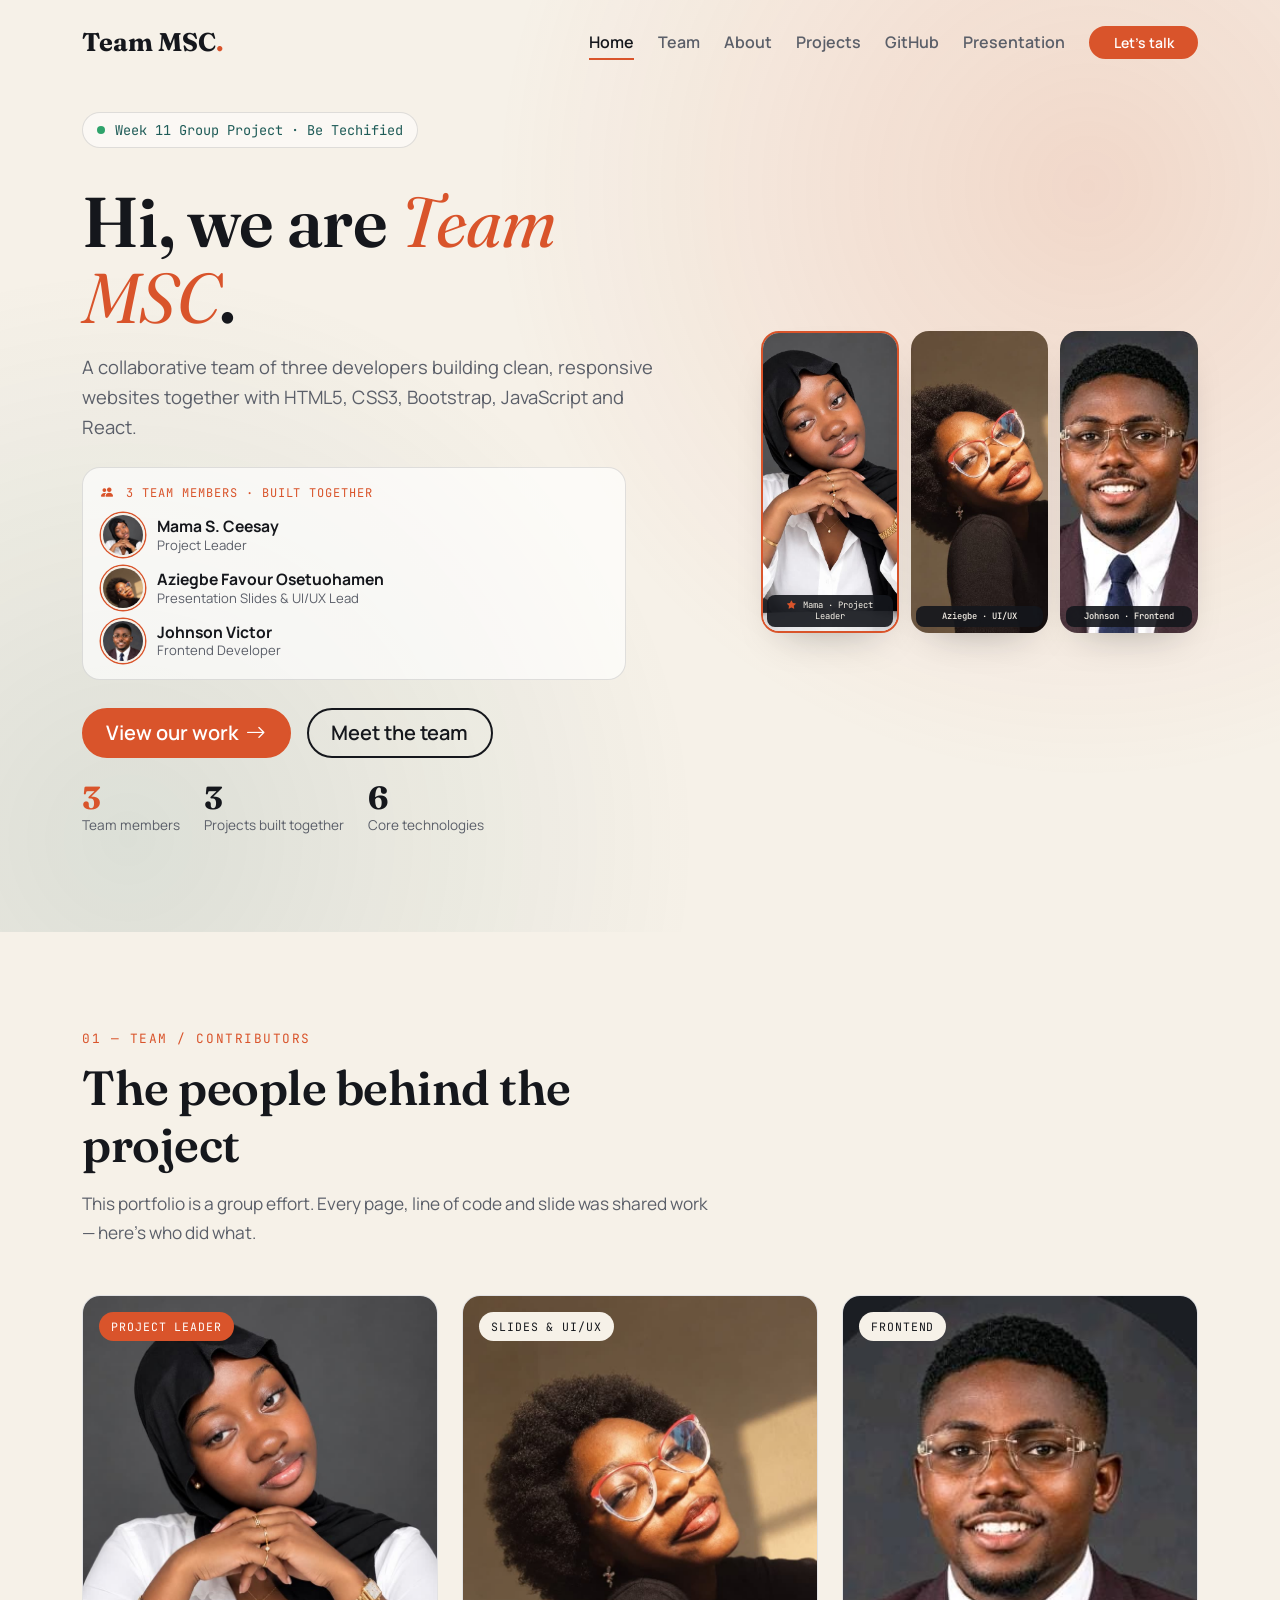
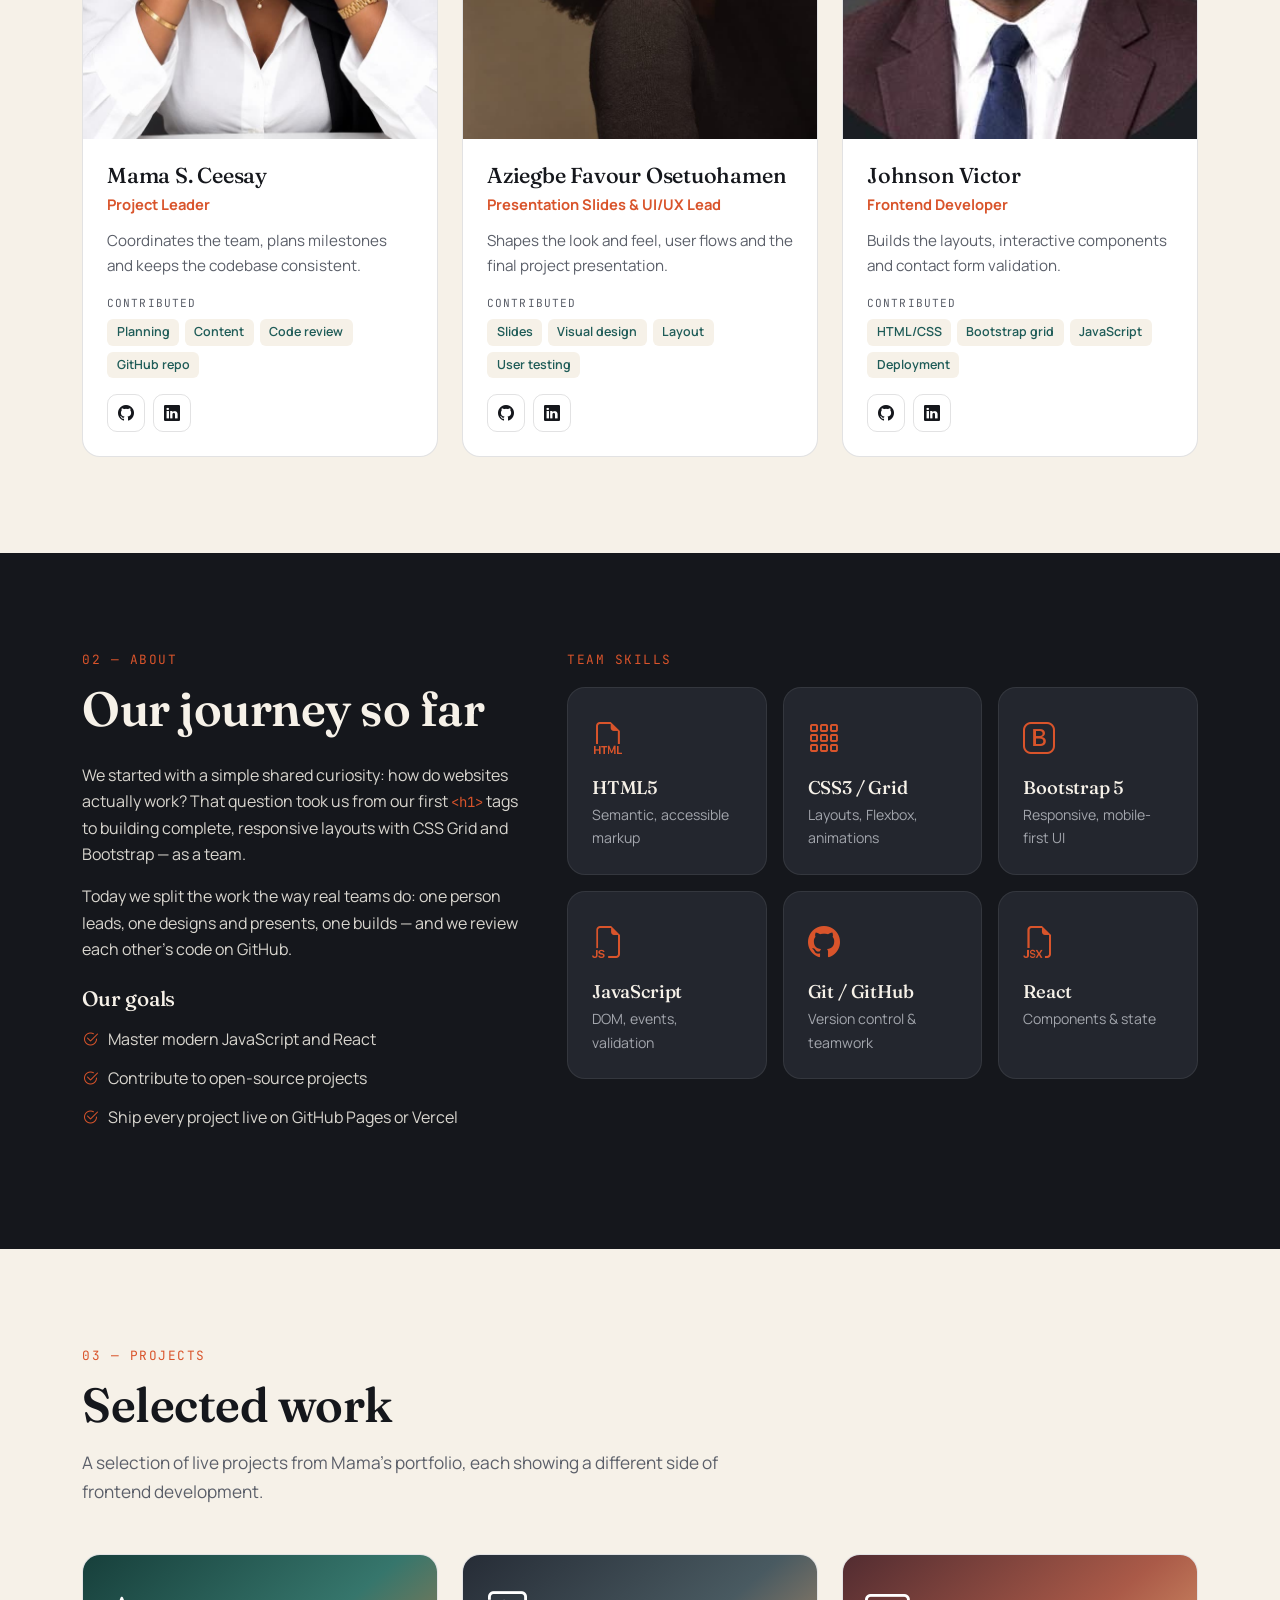
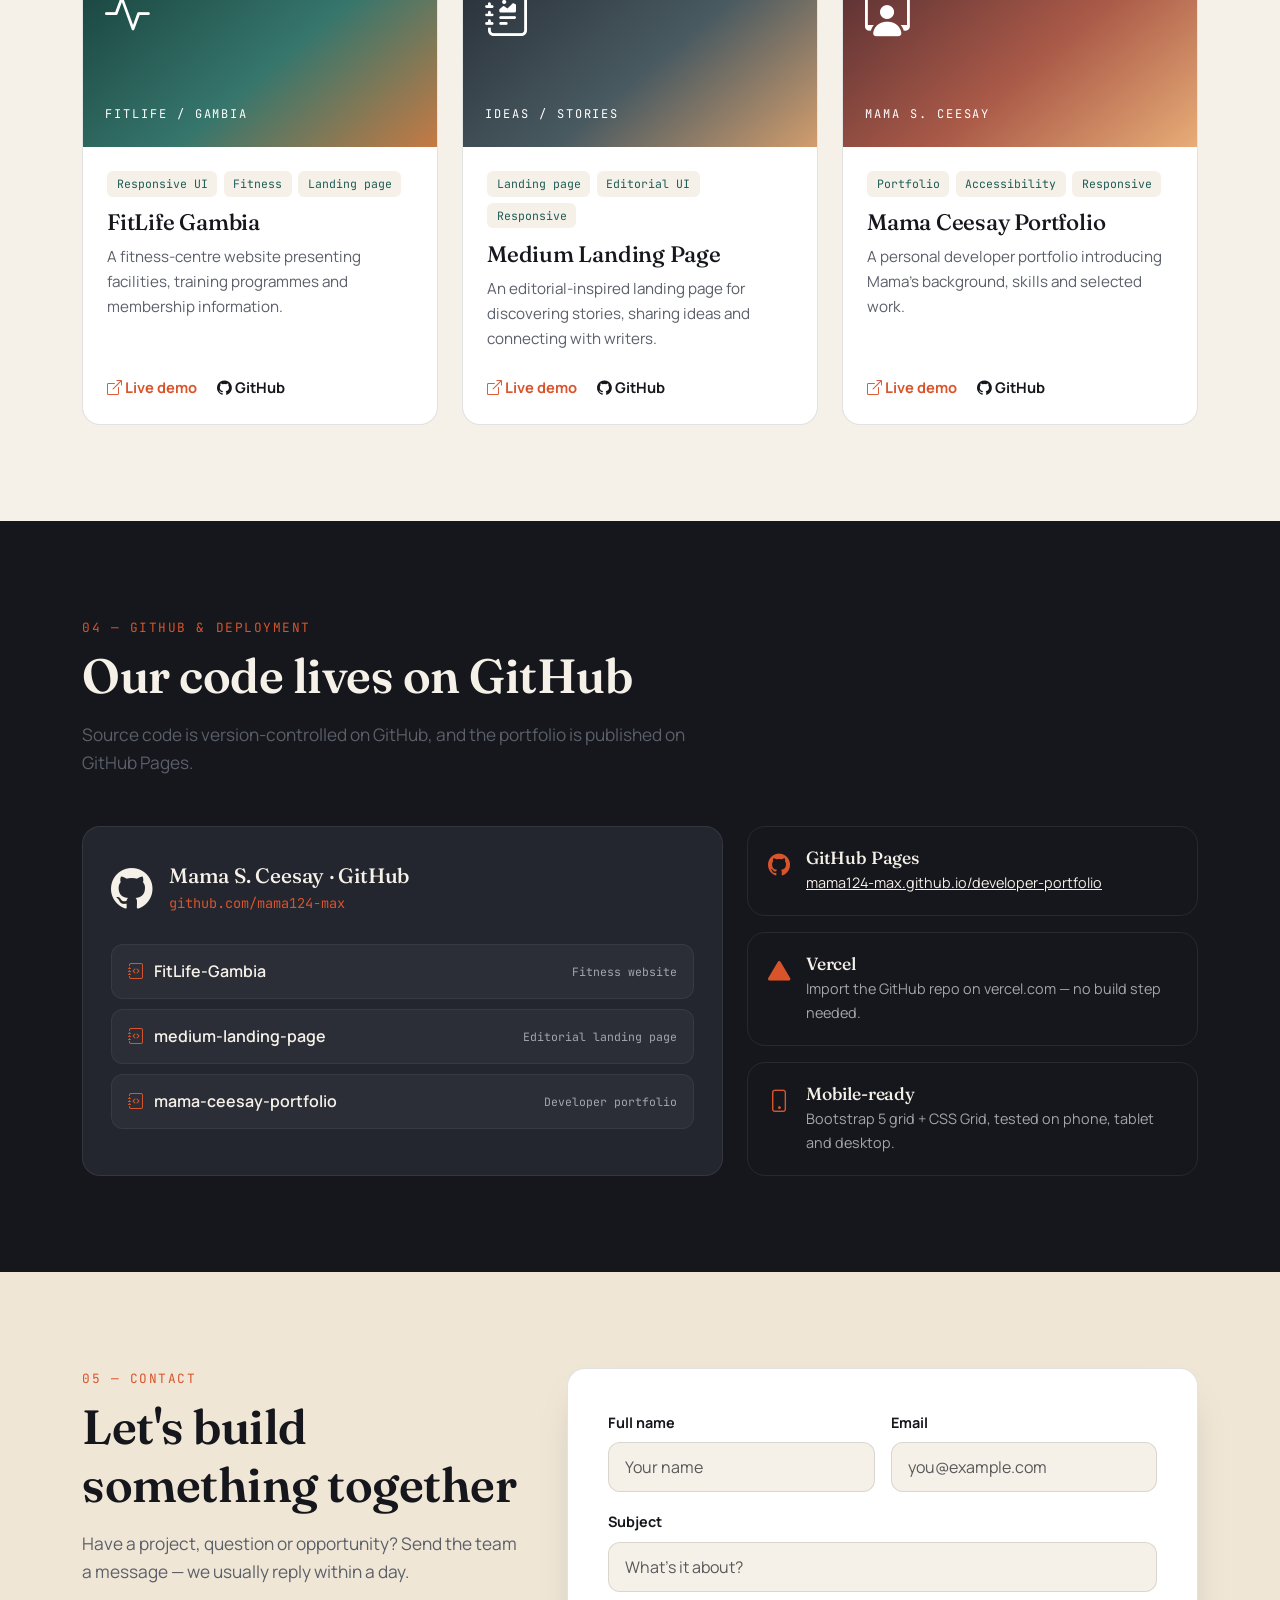
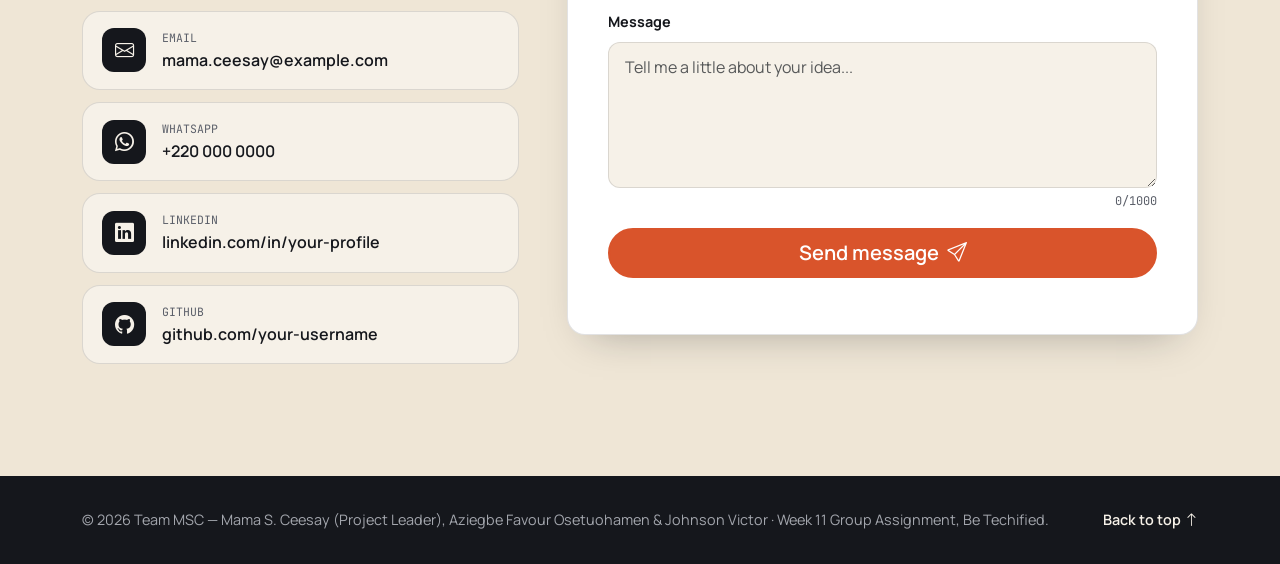
<file: index.html>
<!DOCTYPE html>
<html lang="en">
<head>
  <meta charset="UTF-8" />
  <meta name="viewport" content="width=device-width, initial-scale=1" />
  <title>Team MSC — Week 11 Group Portfolio | Be Techified</title>
  <meta name="description" content="Group portfolio by Mama S. Ceesay (Project Leader), Aziegbe Favour Osetuohamen and Johnson Victor: skills, projects and contact." />

  <!-- Bootstrap 5 + Bootstrap Icons -->
  <link href="https://cdn.jsdelivr.net/npm/bootstrap@5.3.3/dist/css/bootstrap.min.css" rel="stylesheet" />
  <link href="https://cdn.jsdelivr.net/npm/bootstrap-icons@1.11.3/font/bootstrap-icons.min.css" rel="stylesheet" />

  <!-- Fonts -->
  <link rel="preconnect" href="https://fonts.googleapis.com" />
  <link rel="preconnect" href="https://fonts.gstatic.com" crossorigin />
  <link href="https://fonts.googleapis.com/css2?family=Fraunces:ital,opsz,wght@0,9..144,400;0,9..144,600;0,9..144,700;1,9..144,400&family=Manrope:wght@400;500;600;700&family=JetBrains+Mono:wght@400;500&display=swap" rel="stylesheet" />

  <!-- Custom styles -->
  <link rel="stylesheet" href="css/style.css" />
</head>
<body data-bs-spy="scroll" data-bs-target="#mainNav" data-bs-offset="90" tabindex="0">

  <!-- ============ NAVIGATION ============ -->
  <header>
    <nav id="mainNav" class="navbar navbar-expand-lg fixed-top site-nav" aria-label="Main navigation">
      <div class="container">
        <a class="navbar-brand brand" href="#home">Team MSC<span class="brand-dot">.</span></a>
        <button class="navbar-toggler" type="button" data-bs-toggle="collapse" data-bs-target="#navLinks"
                aria-controls="navLinks" aria-expanded="false" aria-label="Toggle navigation">
          <i class="bi bi-list"></i>
        </button>
        <div class="collapse navbar-collapse" id="navLinks">
          <ul class="navbar-nav ms-auto align-items-lg-center gap-lg-2">
            <li class="nav-item"><a class="nav-link" href="#home">Home</a></li>
            <li class="nav-item"><a class="nav-link" href="#team">Team</a></li>
            <li class="nav-item"><a class="nav-link" href="#about">About</a></li>
            <li class="nav-item"><a class="nav-link" href="#projects">Projects</a></li>
            <li class="nav-item"><a class="nav-link" href="#github">GitHub</a></li>
            <li class="nav-item"><a class="nav-link" href="presentation.html">Presentation</a></li>
            <li class="nav-item"><a class="btn btn-accent btn-sm ms-lg-2 mt-2 mt-lg-0" href="#contact">Let's talk</a></li>
          </ul>
        </div>
      </div>
    </nav>
  </header>

  <main>

    <!-- ============ HOME / HERO ============ -->
    <section id="home" class="hero">
      <div class="container">
        <div class="row align-items-center g-5">
          <div class="col-lg-7">
            <p class="eyebrow reveal"><span class="pulse"></span> Week 11 Group Project · Be Techified</p>
            <h1 class="hero-title reveal">
              Hi, we are <em>Team MSC</em>.
            </h1>
            <p class="hero-bio reveal">
              A collaborative team of three developers building clean, responsive websites together with
              HTML5, CSS3, Bootstrap, JavaScript and React.
            </p>

            <div class="hero-credits reveal">
              <p class="credits-label"><i class="bi bi-people-fill"></i> 3 team members · built together</p>
              <ul class="list-unstyled credits-list">
                <li>
                  <img src="images/mama-ceesay.jpg" alt="" width="44" height="44" />
                  <span><strong>Mama S. Ceesay</strong><small>Project Leader</small></span>
                </li>
                <li>
                  <img src="images/aziegbe-favour.jpg" alt="" width="44" height="44" />
                  <span><strong>Aziegbe Favour Osetuohamen</strong><small>Presentation Slides &amp; UI/UX Lead</small></span>
                </li>
                <li>
                  <img src="images/johnson-victor.jpg" alt="" width="44" height="44" />
                  <span><strong>Johnson Victor</strong><small>Frontend Developer</small></span>
                </li>
              </ul>
            </div>

            <div class="d-flex flex-wrap gap-3 reveal">
              <a href="#projects" class="btn btn-accent btn-lg">View our work <i class="bi bi-arrow-right ms-1"></i></a>
              <a href="#team" class="btn btn-outline-ink btn-lg">Meet the team</a>
            </div>
            <ul class="hero-stats list-unstyled d-flex flex-wrap gap-4 mt-4 reveal">
              <li class="stat-highlight"><strong>3</strong><span>Team members</span></li>
              <li><strong>3</strong><span>Projects built together</span></li>
              <li><strong>6</strong><span>Core technologies</span></li>
            </ul>
          </div>
          <div class="col-lg-5">
            <div class="hero-team reveal" aria-label="Our team">
              <figure class="ht-item ht-lead">
                <img src="images/mama-ceesay.jpg" alt="Mama S. Ceesay, Project Leader" width="720" height="960" />
                <figcaption class="portrait-tag"><i class="bi bi-star-fill"></i> Mama · Project Leader</figcaption>
              </figure>
              <figure class="ht-item">
                <img src="images/aziegbe-favour.jpg" alt="Aziegbe Favour Osetuohamen, Slides &amp; UI/UX Lead" width="720" height="960" />
                <figcaption class="mini-tag">Aziegbe · UI/UX</figcaption>
              </figure>
              <figure class="ht-item">
                <img src="images/johnson-victor.jpg" alt="Johnson Victor, Frontend Developer" width="384" height="412" />
                <figcaption class="mini-tag">Johnson · Frontend</figcaption>
              </figure>
            </div>
          </div>
        </div>
      </div>
    </section>

    <!-- ============ TEAM ============ -->
    <section id="team" class="section">
      <div class="container">
        <header class="section-head">
          <p class="section-num">01 — Team / Contributors</p>
          <h2 class="section-title">The people behind the project</h2>
          <p class="section-lead">This portfolio is a group effort. Every page, line of code and slide was shared work — here's who did what.</p>
        </header>

        <div class="row g-4">
          <div class="col-md-6 col-lg-4">
            <article class="team-card h-100">
              <div class="team-photo">
                <img src="images/mama-ceesay.jpg" alt="Mama S. Ceesay" loading="lazy" width="720" height="960" />
                <span class="role-badge lead-badge">Project Leader</span>
              </div>
              <div class="team-body">
                <h3>Mama S. Ceesay</h3>
                <p class="team-role">Project Leader</p>
                <p class="team-text">Coordinates the team, plans milestones and keeps the codebase consistent.</p>
                <p class="contrib-label">Contributed</p>
                <ul class="contrib list-unstyled"><li>Planning</li><li>Content</li><li>Code review</li><li>GitHub repo</li></ul>
                <div class="team-social">
                  <a href="https://github.com/" target="_blank" rel="noopener" aria-label="Mama S. Ceesay on GitHub"><i class="bi bi-github"></i></a>
                  <a href="https://www.linkedin.com/" target="_blank" rel="noopener" aria-label="Mama S. Ceesay on LinkedIn"><i class="bi bi-linkedin"></i></a>
                </div>
              </div>
            </article>
          </div>
          <div class="col-md-6 col-lg-4">
            <article class="team-card h-100">
              <div class="team-photo">
                <img src="images/aziegbe-favour.jpg" alt="Aziegbe Favour Osetuohamen" loading="lazy" width="720" height="960" />
                <span class="role-badge">Slides &amp; UI/UX</span>
              </div>
              <div class="team-body">
                <h3>Aziegbe Favour Osetuohamen</h3>
                <p class="team-role">Presentation Slides &amp; UI/UX Lead</p>
                <p class="team-text">Shapes the look and feel, user flows and the final project presentation.</p>
                <p class="contrib-label">Contributed</p>
                <ul class="contrib list-unstyled"><li>Slides</li><li>Visual design</li><li>Layout</li><li>User testing</li></ul>
                <div class="team-social">
                  <a href="https://github.com/" target="_blank" rel="noopener" aria-label="Aziegbe Favour Osetuohamen on GitHub"><i class="bi bi-github"></i></a>
                  <a href="https://www.linkedin.com/" target="_blank" rel="noopener" aria-label="Aziegbe Favour Osetuohamen on LinkedIn"><i class="bi bi-linkedin"></i></a>
                </div>
              </div>
            </article>
          </div>
          <div class="col-md-6 col-lg-4">
            <article class="team-card h-100">
              <div class="team-photo">
                <img src="images/johnson-victor.jpg" alt="Johnson Victor" loading="lazy" width="384" height="412" />
                <span class="role-badge">Frontend</span>
              </div>
              <div class="team-body">
                <h3>Johnson Victor</h3>
                <p class="team-role">Frontend Developer</p>
                <p class="team-text">Builds the layouts, interactive components and contact form validation.</p>
                <p class="contrib-label">Contributed</p>
                <ul class="contrib list-unstyled"><li>HTML/CSS</li><li>Bootstrap grid</li><li>JavaScript</li><li>Deployment</li></ul>
                <div class="team-social">
                  <a href="https://github.com/" target="_blank" rel="noopener" aria-label="Johnson Victor on GitHub"><i class="bi bi-github"></i></a>
                  <a href="https://www.linkedin.com/" target="_blank" rel="noopener" aria-label="Johnson Victor on LinkedIn"><i class="bi bi-linkedin"></i></a>
                </div>
              </div>
            </article>
          </div>
        </div>
      </div>
    </section>

    <!-- ============ ABOUT & SKILLS ============ -->
    <section id="about" class="section section-ink">
      <div class="container">
        <div class="row g-5">
          <div class="col-lg-5">
            <header class="section-head mb-4">
              <p class="section-num">02 — About</p>
              <h2 class="section-title">Our journey so far</h2>
            </header>
            <p>
              We started with a simple shared curiosity: how do websites actually work? That question took us from our
              first <code>&lt;h1&gt;</code> tags to building complete, responsive layouts with CSS Grid and Bootstrap — as a team.
            </p>
            <p>
              Today we split the work the way real teams do: one person leads, one designs and presents, one builds —
              and we review each other's code on GitHub.
            </p>

            <h3 class="sub-title mt-4">Our goals</h3>
            <ul class="goal-list list-unstyled">
              <li><i class="bi bi-check2-circle"></i> Master modern JavaScript and React</li>
              <li><i class="bi bi-check2-circle"></i> Contribute to open-source projects</li>
              <li><i class="bi bi-check2-circle"></i> Ship every project live on GitHub Pages or Vercel</li>
            </ul>
          </div>

          <div class="col-lg-7">
            <p class="section-num mb-3">Team skills</p>
            <div class="skills-grid">
              <div class="skill-card"><i class="bi bi-filetype-html"></i><h3>HTML5</h3><p>Semantic, accessible markup</p></div>
              <div class="skill-card"><i class="bi bi-grid-3x3-gap"></i><h3>CSS3 / Grid</h3><p>Layouts, Flexbox, animations</p></div>
              <div class="skill-card"><i class="bi bi-bootstrap"></i><h3>Bootstrap 5</h3><p>Responsive, mobile-first UI</p></div>
              <div class="skill-card"><i class="bi bi-filetype-js"></i><h3>JavaScript</h3><p>DOM, events, validation</p></div>
              <div class="skill-card"><i class="bi bi-github"></i><h3>Git / GitHub</h3><p>Version control &amp; teamwork</p></div>
              <div class="skill-card"><i class="bi bi-filetype-jsx"></i><h3>React</h3><p>Components &amp; state</p></div>
            </div>
          </div>
        </div>
      </div>
    </section>

    <!-- ============ PROJECTS ============ -->
    <section id="projects" class="section">
      <div class="container">
        <header class="section-head">
          <p class="section-num">03 — Projects</p>
          <h2 class="section-title">Selected work</h2>
          <p class="section-lead">A selection of live projects from Mama's portfolio, each showing a different side of frontend development.</p>
        </header>

        <div class="row g-4">
          <div class="col-md-6 col-lg-4">
            <article class="project-card h-100">
              <div class="project-art project-art-fitness" aria-hidden="true"><i class="bi bi-activity"></i><span>FITLIFE / GAMBIA</span></div>
              <div class="project-body">
                <ul class="tags list-unstyled"><li>Responsive UI</li><li>Fitness</li><li>Landing page</li></ul>
                <h3>FitLife Gambia</h3>
                <p>A fitness-centre website presenting facilities, training programmes and membership information.</p>
                <div class="project-links">
                  <a href="https://mama124-max.github.io/FitLife-Gambia/" target="_blank" rel="noopener"><i class="bi bi-box-arrow-up-right"></i> Live demo</a>
                  <a href="https://github.com/mama124-max/FitLife-Gambia" target="_blank" rel="noopener"><i class="bi bi-github"></i> GitHub</a>
                </div>
              </div>
            </article>
          </div>

          <div class="col-md-6 col-lg-4">
            <article class="project-card h-100">
              <div class="project-art project-art-medium" aria-hidden="true"><i class="bi bi-journal-richtext"></i><span>IDEAS / STORIES</span></div>
              <div class="project-body">
                <ul class="tags list-unstyled"><li>Landing page</li><li>Editorial UI</li><li>Responsive</li></ul>
                <h3>Medium Landing Page</h3>
                <p>An editorial-inspired landing page for discovering stories, sharing ideas and connecting with writers.</p>
                <div class="project-links">
                  <a href="https://mama124-max.github.io/medium-landing-page/" target="_blank" rel="noopener"><i class="bi bi-box-arrow-up-right"></i> Live demo</a>
                  <a href="https://github.com/mama124-max/medium-landing-page" target="_blank" rel="noopener"><i class="bi bi-github"></i> GitHub</a>
                </div>
              </div>
            </article>
          </div>

          <div class="col-md-6 col-lg-4">
            <article class="project-card h-100">
              <div class="project-art project-art-portfolio" aria-hidden="true"><i class="bi bi-person-workspace"></i><span>MAMA S. CEESAY</span></div>
              <div class="project-body">
                <ul class="tags list-unstyled"><li>Portfolio</li><li>Accessibility</li><li>Responsive</li></ul>
                <h3>Mama Ceesay Portfolio</h3>
                <p>A personal developer portfolio introducing Mama's background, skills and selected work.</p>
                <div class="project-links">
                  <a href="https://mama124-max.github.io/mama-ceesay-portfolio/" target="_blank" rel="noopener"><i class="bi bi-box-arrow-up-right"></i> Live demo</a>
                  <a href="https://github.com/mama124-max/mama-ceesay-portfolio" target="_blank" rel="noopener"><i class="bi bi-github"></i> GitHub</a>
                </div>
              </div>
            </article>
          </div>
        </div>
      </div>
    </section>

    <!-- ============ GITHUB ============ -->
    <section id="github" class="section section-ink">
      <div class="container">
        <header class="section-head">
          <p class="section-num">04 — GitHub &amp; Deployment</p>
          <h2 class="section-title">Our code lives on GitHub</h2>
          <p class="section-lead">Source code is version-controlled on GitHub, and the portfolio is published on GitHub Pages.</p>
        </header>
        <div class="row g-4">
          <div class="col-lg-7">
            <div class="gh-panel">
              <div class="gh-head">
                <i class="bi bi-github"></i>
                <div class="min-w-0">
                  <h3 id="ghName">Mama S. Ceesay · GitHub</h3>
                  <a id="ghLink" href="https://github.com/mama124-max" target="_blank" rel="noopener">github.com/mama124-max</a>
                </div>
              </div>
              <ul id="ghRepos" class="gh-repos list-unstyled">
                <li><a href="https://github.com/mama124-max/FitLife-Gambia" target="_blank" rel="noopener"><i class="bi bi-journal-code"></i> FitLife-Gambia <span>Fitness website</span></a></li>
                <li><a href="https://github.com/mama124-max/medium-landing-page" target="_blank" rel="noopener"><i class="bi bi-journal-code"></i> medium-landing-page <span>Editorial landing page</span></a></li>
                <li><a href="https://github.com/mama124-max/mama-ceesay-portfolio" target="_blank" rel="noopener"><i class="bi bi-journal-code"></i> mama-ceesay-portfolio <span>Developer portfolio</span></a></li>
              </ul>
            </div>
          </div>
          <div class="col-lg-5">
            <div class="deploy-list">
              <div class="deploy-item"><i class="bi bi-github"></i><div><h3>GitHub Pages</h3><p><a href="https://mama124-max.github.io/developer-portfolio/" target="_blank" rel="noopener">mama124-max.github.io/developer-portfolio</a></p></div></div>
              <div class="deploy-item"><i class="bi bi-triangle-fill"></i><div><h3>Vercel</h3><p>Import the GitHub repo on vercel.com — no build step needed.</p></div></div>
              <div class="deploy-item"><i class="bi bi-phone"></i><div><h3>Mobile-ready</h3><p>Bootstrap 5 grid + CSS Grid, tested on phone, tablet and desktop.</p></div></div>
            </div>
          </div>
        </div>
      </div>
    </section>

    <!-- ============ CONTACT ============ -->
    <section id="contact" class="section section-warm">
      <div class="container">
        <div class="row g-5">
          <div class="col-lg-5">
            <header class="section-head mb-4">
              <p class="section-num">05 — Contact</p>
              <h2 class="section-title">Let's build something together</h2>
              <p class="section-lead">Have a project, question or opportunity? Send the team a message — we usually reply within a day.</p>
            </header>

            <address class="contact-list">
              <a href="mailto:mama.ceesay@example.com"><i class="bi bi-envelope"></i><span><small>Email</small>mama.ceesay@example.com</span></a>
              <a href="https://wa.me/2200000000" target="_blank" rel="noopener"><i class="bi bi-whatsapp"></i><span><small>WhatsApp</small>+220 000 0000</span></a>
              <a href="https://www.linkedin.com/in/your-profile" target="_blank" rel="noopener"><i class="bi bi-linkedin"></i><span><small>LinkedIn</small>linkedin.com/in/your-profile</span></a>
              <a href="https://github.com/your-username" target="_blank" rel="noopener"><i class="bi bi-github"></i><span><small>GitHub</small>github.com/your-username</span></a>
            </address>
          </div>

          <div class="col-lg-7">
            <form id="contactForm" class="contact-form" novalidate>
              <div class="row g-3">
                <div class="col-sm-6">
                  <label for="name" class="form-label">Full name</label>
                  <input type="text" class="form-control" id="name" name="name" maxlength="100" autocomplete="name" placeholder="Your name" />
                  <div class="invalid-feedback" data-for="name"></div>
                </div>
                <div class="col-sm-6">
                  <label for="email" class="form-label">Email</label>
                  <input type="email" class="form-control" id="email" name="email" maxlength="255" autocomplete="email" placeholder="you@example.com" />
                  <div class="invalid-feedback" data-for="email"></div>
                </div>
                <div class="col-12">
                  <label for="subject" class="form-label">Subject</label>
                  <input type="text" class="form-control" id="subject" name="subject" maxlength="120" placeholder="What's it about?" />
                  <div class="invalid-feedback" data-for="subject"></div>
                </div>
                <div class="col-12">
                  <label for="message" class="form-label">Message</label>
                  <textarea class="form-control" id="message" name="message" rows="5" maxlength="1000" placeholder="Tell me a little about your idea..."></textarea>
                  <div class="d-flex justify-content-between">
                    <div class="invalid-feedback d-block" data-for="message"></div>
                    <small class="char-count"><span id="charCount">0</span>/1000</small>
                  </div>
                </div>
                <div class="col-12">
                  <button type="submit" class="btn btn-accent btn-lg w-100">Send message <i class="bi bi-send ms-1"></i></button>
                </div>
              </div>
              <div id="formStatus" class="form-status" role="status" aria-live="polite"></div>
            </form>
          </div>
        </div>
      </div>
    </section>
  </main>

  <!-- ============ FOOTER ============ -->
  <footer class="site-footer">
    <div class="container d-flex flex-column flex-md-row justify-content-between align-items-center gap-2">
      <p class="mb-0">&copy; <span id="year"></span> Team MSC — Mama S. Ceesay (Project Leader), Aziegbe Favour Osetuohamen &amp; Johnson Victor · Week 11 Group Assignment, Be Techified.</p>
      <a href="#home" class="back-top">Back to top <i class="bi bi-arrow-up"></i></a>
    </div>
  </footer>

  <script src="https://cdn.jsdelivr.net/npm/bootstrap@5.3.3/dist/js/bootstrap.bundle.min.js"></script>
  <script src="js/script.js"></script>
</body>
</html>
</file>
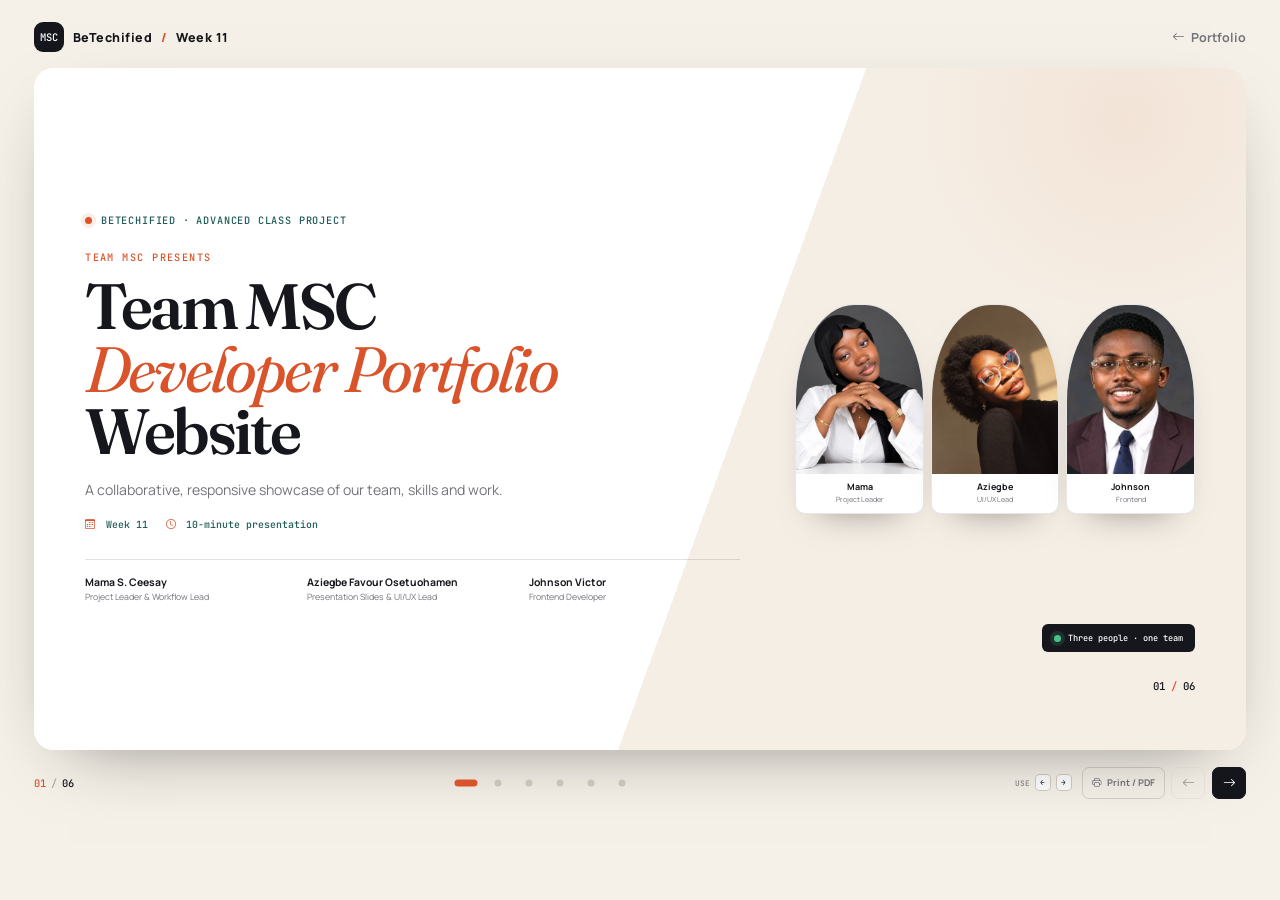
<file: presentation.html>
<!DOCTYPE html>
<html lang="en">
<head>
  <meta charset="UTF-8" />
  <meta name="viewport" content="width=device-width, initial-scale=1" />
  <meta name="description" content="A six-slide presentation of Team MSC's BeTechified Week 11 advanced class project." />
  <title>Team MSC Developer Portfolio Website — Presentation</title>
  <link rel="preconnect" href="https://fonts.googleapis.com" />
  <link rel="preconnect" href="https://fonts.gstatic.com" crossorigin />
  <link href="https://fonts.googleapis.com/css2?family=Fraunces:opsz,wght@9..144,400;9..144,600;9..144,700&family=Manrope:wght@400;500;600;700;800&family=JetBrains+Mono:wght@400;500&display=swap" rel="stylesheet" />
  <link href="https://cdn.jsdelivr.net/npm/bootstrap-icons@1.11.3/font/bootstrap-icons.min.css" rel="stylesheet" />
  <link rel="stylesheet" href="css/presentation.css" />
</head>
<body>
  <main class="deck-shell">
    <header class="deck-topbar">
      <a class="deck-brand" href="index.html"><span class="brand-mark">MSC</span> BeTechified <span class="brand-divider">/</span> Week 11</a>
      <a class="back-link" href="index.html"><i class="bi bi-arrow-left"></i> Portfolio</a>
    </header>

    <div class="slide-stage" id="slideStage" aria-live="polite">
      <section class="slide slide-cover is-active" id="slide-1" aria-labelledby="slide1-title">
        <div class="cover-copy">
          <p class="eyebrow"><span class="eyebrow-dot"></span> BeTechified · Advanced Class Project</p>
          <p class="cover-kicker">TEAM MSC PRESENTS</p>
          <h1 id="slide1-title">Team MSC<br /><em>Developer Portfolio</em><br />Website</h1>
          <p class="cover-subtitle">A collaborative, responsive showcase of our team, skills and work.</p>
          <div class="cover-meta"><span><i class="bi bi-calendar3"></i> Week 11</span><span><i class="bi bi-clock"></i> 10-minute presentation</span></div>
          <div class="cover-team" aria-label="Project team">
            <div><strong>Mama S. Ceesay</strong><span>Project Leader &amp; Workflow Lead</span></div>
            <div><strong>Aziegbe Favour Osetuohamen</strong><span>Presentation Slides &amp; UI/UX Lead</span></div>
            <div><strong>Johnson Victor</strong><span>Frontend Developer</span></div>
          </div>
        </div>
        <div class="cover-visual" aria-label="All three Team MSC members">
          <div class="cover-portraits">
            <figure class="cover-person">
              <img src="images/mama-ceesay.jpg" alt="Mama S. Ceesay" />
              <figcaption><strong>Mama</strong><span>Project Leader</span></figcaption>
            </figure>
            <figure class="cover-person">
              <img src="images/aziegbe-favour.jpg" alt="Aziegbe Favour Osetuohamen" />
              <figcaption><strong>Aziegbe</strong><span>UI/UX Lead</span></figcaption>
            </figure>
            <figure class="cover-person">
              <img src="images/johnson-victor.jpg" alt="Johnson Victor" />
              <figcaption><strong>Johnson</strong><span>Frontend</span></figcaption>
            </figure>
          </div>
          <div class="photo-caption"><span class="caption-dot"></span> Three people · one team</div>
          <div class="cover-index">01 <span>/</span> 06</div>
        </div>
      </section>

      <section class="slide" id="slide-2" aria-labelledby="slide2-title" hidden>
        <header class="slide-heading">
          <p class="eyebrow"><span class="eyebrow-dot"></span> 01 / Structure</p>
          <h2 id="slide2-title">A clear structure.<br /><em>One connected experience.</em></h2>
          <p>Three core files keep the portfolio easy to understand, style and maintain.</p>
        </header>
        <div class="structure-layout">
          <div class="file-stack">
            <article class="file-card file-html"><span class="file-icon">&lt;/&gt;</span><div><h3>index.html</h3><p>Semantic page content and portfolio sections</p></div><span class="file-kind">STRUCTURE</span></article>
            <article class="file-card file-css"><span class="file-icon"><i class="bi bi-palette"></i></span><div><h3>css/style.css</h3><p>Visual system, CSS Grid and responsive styling</p></div><span class="file-kind">PRESENTATION</span></article>
            <article class="file-card file-js"><span class="file-icon"><i class="bi bi-braces"></i></span><div><h3>js/script.js</h3><p>Navigation, interactions and form validation</p></div><span class="file-kind">BEHAVIOR</span></article>
          </div>
          <div class="sections-panel">
            <div class="panel-top"><span>THE PORTFOLIO</span><i class="bi bi-arrow-up-right"></i></div>
            <div class="section-row"><span>01</span><strong>Home</strong><i class="bi bi-house"></i></div>
            <div class="section-row"><span>02</span><strong>About &amp; Skills</strong><i class="bi bi-lightning"></i></div>
            <div class="section-row"><span>03</span><strong>Projects</strong><i class="bi bi-grid"></i></div>
            <div class="section-row"><span>04</span><strong>Contact</strong><i class="bi bi-send"></i></div>
            <p class="panel-note">A simple path from introduction to connection.</p>
          </div>
        </div>
        <div class="slide-foot"><span>Semantic HTML · Organized assets · Shared team ownership</span><span>02</span></div>
      </section>

      <section class="slide" id="slide-3" aria-labelledby="slide3-title" hidden>
        <header class="slide-heading">
          <p class="eyebrow"><span class="eyebrow-dot"></span> 02 / Responsiveness</p>
          <h2 id="slide3-title">Designed to feel right<br /><em>on every screen.</em></h2>
          <p>Bootstrap 5 handles the responsive page grid; CSS Grid shapes flexible content layouts.</p>
        </header>
        <div class="responsive-showcase">
          <article class="viewport-card viewport-mobile">
            <div class="viewport-top"><span class="viewport-label"><i class="bi bi-phone"></i> MOBILE</span><span class="viewport-size">COMPACT</span></div>
            <div class="device device-phone"><div class="device-bar"></div><div class="device-content"><i class="bi bi-person-circle"></i><b>One column</b><span>Content stacks for easy scrolling.</span><div class="device-lines"></div><div class="device-lines short"></div></div></div>
            <p>Readable type, stacked sections, tap-friendly controls.</p>
          </article>
          <article class="viewport-card viewport-tablet">
            <div class="viewport-top"><span class="viewport-label"><i class="bi bi-tablet"></i> TABLET</span><span class="viewport-size">BALANCED</span></div>
            <div class="device device-tablet"><div class="device-content"><div class="tablet-block"></div><div class="tablet-block"></div><div class="tablet-block"></div><div class="tablet-block"></div></div></div>
            <p>Bootstrap columns adapt; card grids gain breathing room.</p>
          </article>
          <article class="viewport-card viewport-desktop">
            <div class="viewport-top"><span class="viewport-label"><i class="bi bi-display"></i> DESKTOP</span><span class="viewport-size">EXPANDED</span></div>
            <div class="device device-desktop"><div class="desktop-nav"></div><div class="desktop-content"><div class="desktop-copy"><b>Designed for<br />the wider view.</b><div class="device-lines"></div></div><div class="desktop-photo"></div></div></div>
            <p>Multi-column layouts and CSS Grid make full use of space.</p>
          </article>
        </div>
        <div class="responsive-note"><i class="bi bi-arrows-angle-expand"></i><span><strong>Mobile first.</strong> Bootstrap breakpoints and flexible grids keep content useful as the viewport changes.</span><span class="tech-pill">BOOTSTRAP 5 + CSS GRID</span></div>
        <div class="slide-foot"><span>Home · Team · Skills · Projects · Contact</span><span>03</span></div>
      </section>

      <section class="slide" id="slide-4" aria-labelledby="slide4-title" hidden>
        <header class="slide-heading slide-heading-inline">
          <div><p class="eyebrow"><span class="eyebrow-dot"></span> 03 / Features</p><h2 id="slide4-title">Work worth a closer look.</h2></div>
          <p>Three live builds demonstrate the range of Mama's frontend portfolio.</p>
        </header>
        <div class="feature-projects">
          <article class="feature-card">
            <div class="feature-art fitness-art"><i class="bi bi-activity"></i><span>FITLIFE / GAMBIA</span></div>
            <div class="feature-details"><div class="feature-number">01</div><div><h3>FitLife Gambia</h3><p>Fitness centre landing page with programmes and membership information.</p><div class="feature-links"><a href="https://mama124-max.github.io/FitLife-Gambia/" target="_blank" rel="noopener">Live demo <i class="bi bi-arrow-up-right"></i></a><a href="https://github.com/mama124-max/FitLife-Gambia" target="_blank" rel="noopener">GitHub <i class="bi bi-github"></i></a></div></div></div>
          </article>
          <article class="feature-card">
            <div class="feature-art medium-art"><i class="bi bi-journal-richtext"></i><span>IDEAS / STORIES</span></div>
            <div class="feature-details"><div class="feature-number">02</div><div><h3>Medium Landing Page</h3><p>Editorial-inspired experience for discovering and sharing ideas.</p><div class="feature-links"><a href="https://mama124-max.github.io/medium-landing-page/" target="_blank" rel="noopener">Live demo <i class="bi bi-arrow-up-right"></i></a><a href="https://github.com/mama124-max/medium-landing-page" target="_blank" rel="noopener">GitHub <i class="bi bi-github"></i></a></div></div></div>
          </article>
          <article class="feature-card">
            <div class="feature-art portfolio-art"><i class="bi bi-person-workspace"></i><span>MAMA S. CEESAY</span></div>
            <div class="feature-details"><div class="feature-number">03</div><div><h3>Mama Ceesay Portfolio</h3><p>Personal portfolio introducing the developer, skills and selected work.</p><div class="feature-links"><a href="https://mama124-max.github.io/mama-ceesay-portfolio/" target="_blank" rel="noopener">Live demo <i class="bi bi-arrow-up-right"></i></a><a href="https://github.com/mama124-max/mama-ceesay-portfolio" target="_blank" rel="noopener">GitHub <i class="bi bi-github"></i></a></div></div></div>
          </article>
        </div>
        <div class="bonus-callout"><span class="bonus-icon"><i class="bi bi-check2-circle"></i></span><div><span class="bonus-label">BONUS REQUIREMENT</span><h3>Interactive contact form</h3><p>JavaScript validates name, email, subject and message; clear inline feedback guides the user before the email is prepared.</p></div><span class="bonus-tag">VALIDATE · GUIDE · SEND</span></div>
        <div class="slide-foot"><span>Real demos and repositories · Form validation built into the portfolio</span><span>04</span></div>
      </section>

      <section class="slide slide-workflow" id="slide-5" aria-labelledby="slide5-title" hidden>
        <div class="workflow-main">
          <header class="slide-heading">
            <p class="eyebrow"><span class="eyebrow-dot"></span> 04 / Collaboration</p>
            <h2 id="slide5-title">A shared workflow.<br /><em>A site that ships.</em></h2>
            <p>Git and GitHub made it easier to coordinate work, review updates and publish the finished portfolio.</p>
          </header>
          <div class="workflow-steps">
            <div class="workflow-step"><span>01</span><i class="bi bi-diagram-3"></i><strong>Plan</strong><small>Agree on tasks</small></div>
            <div class="workflow-connector"></div>
            <div class="workflow-step"><span>02</span><i class="bi bi-code-slash"></i><strong>Build</strong><small>Work in files</small></div>
            <div class="workflow-connector"></div>
            <div class="workflow-step"><span>03</span><i class="bi bi-git"></i><strong>Review</strong><small>Share changes</small></div>
            <div class="workflow-connector"></div>
            <div class="workflow-step"><span>04</span><i class="bi bi-cloud-check"></i><strong>Publish</strong><small>GitHub Pages</small></div>
          </div>
          <div class="roles-strip"><span>TEAM ROLES</span><div><b>Mama</b> · Project leadership &amp; workflow</div><div><b>Aziegbe</b> · UI/UX &amp; presentation</div><div><b>Johnson</b> · Frontend development</div></div>
        </div>
        <aside class="live-panel">
          <div class="live-status"><span class="live-pulse"></span> LIVE ON GITHUB PAGES</div>
          <span class="live-label">OUR PROJECT</span>
          <h3>Team MSC<br />Developer Portfolio</h3>
          <p>Explore the finished website, meet the team and browse the work.</p>
          <a class="live-url" href="https://mama124-max.github.io/developer-portfolio/" target="_blank" rel="noopener">mama124-max.github.io/<br />developer-portfolio/ <i class="bi bi-arrow-up-right"></i></a>
          <a class="repo-link" href="https://github.com/mama124-max/developer-portfolio" target="_blank" rel="noopener"><i class="bi bi-github"></i> View the repository</a>
        </aside>
        <div class="slide-foot"><span>Plan → Build → Review → Publish</span><span>05</span></div>
      </section>

      <section class="slide slide-close" id="slide-6" aria-labelledby="slide6-title" hidden>
        <div class="close-main">
          <p class="eyebrow"><span class="eyebrow-dot"></span> 05 / Wrap-up</p>
          <h2 id="slide6-title">Built together.<br /><em>Ready for what's next.</em></h2>
          <p class="close-summary">We strengthened our responsive design, JavaScript validation, Git collaboration and project-presentation skills. Shared milestones and clear roles helped us stay focused through delivery.</p>
          <div class="q-and-a"><span class="qa-icon"><i class="bi bi-chat-dots"></i></span><div><strong>Questions?</strong><span>We’re ready to talk through the design, code, workflow or next steps.</span></div><span class="qa-arrow"><i class="bi bi-arrow-up-right"></i></span></div>
          <a class="close-url" href="https://mama124-max.github.io/developer-portfolio/" target="_blank" rel="noopener"><span class="close-url-label">LIVE PROJECT</span><span>mama124-max.github.io/developer-portfolio/</span><i class="bi bi-arrow-up-right"></i></a>
        </div>
        <aside class="agenda-panel">
          <span class="agenda-label">10-MINUTE PRESENTATION</span>
          <h3>Our run of show</h3>
          <div class="agenda-row"><span>01</span><strong>Team &amp; project</strong><time>0:45</time></div>
          <div class="agenda-row"><span>02</span><strong>Scope &amp; structure</strong><time>1:30</time></div>
          <div class="agenda-row"><span>03</span><strong>Responsive build</strong><time>1:30</time></div>
          <div class="agenda-row"><span>04</span><strong>Features &amp; projects</strong><time>2:00</time></div>
          <div class="agenda-row"><span>05</span><strong>Workflow &amp; live site</strong><time>1:45</time></div>
          <div class="agenda-row"><span>06</span><strong>Summary &amp; Q&amp;A</strong><time>2:30</time></div>
          <div class="agenda-total"><span>10 minutes</span><span>Keep 2½ min for questions</span></div>
        </aside>
        <div class="slide-foot"><span>THANK YOU · TEAM MSC · BETECHIFIED WEEK 11</span><span>06</span></div>
      </section>
    </div>

    <footer class="deck-controls">
      <div class="slide-count"><span id="currentSlide">01</span><span class="count-divider">/</span><span>06</span></div>
      <div class="slide-dots" role="group" aria-label="Choose a slide">
        <button class="slide-dot is-current" type="button" data-go="0" aria-label="Go to slide 1" aria-current="step"></button>
        <button class="slide-dot" type="button" data-go="1" aria-label="Go to slide 2"></button>
        <button class="slide-dot" type="button" data-go="2" aria-label="Go to slide 3"></button>
        <button class="slide-dot" type="button" data-go="3" aria-label="Go to slide 4"></button>
        <button class="slide-dot" type="button" data-go="4" aria-label="Go to slide 5"></button>
        <button class="slide-dot" type="button" data-go="5" aria-label="Go to slide 6"></button>
      </div>
      <div class="control-actions">
        <span class="keyboard-hint">USE <kbd>←</kbd> <kbd>→</kbd></span>
        <button class="print-button" type="button" id="printDeck"><i class="bi bi-printer"></i><span>Print / PDF</span></button>
        <button class="nav-button" type="button" id="previousSlide" aria-label="Previous slide" disabled><i class="bi bi-arrow-left"></i></button>
        <button class="nav-button next-button" type="button" id="nextSlide" aria-label="Next slide"><i class="bi bi-arrow-right"></i></button>
      </div>
    </footer>
  </main>
  <script src="js/presentation.js"></script>
</body>
</html>
</file>
<file: css/presentation.css>
:root {
  --paper: #f6f1e8;
  --paper-2: #efe6d6;
  --ink: #15171c;
  --ink-2: #242832;
  --muted: #73737a;
  --accent: #d9542b;
  --teal: #1f5c58;
  --line: rgba(21, 23, 28, .12);
  --display: "Fraunces", Georgia, serif;
  --body: "Manrope", system-ui, sans-serif;
  --mono: "JetBrains Mono", monospace;
}

* { box-sizing: border-box; }
html { min-width: 320px; overflow-x: clip; background: var(--paper); }
body { margin: 0; color: var(--ink); background: var(--paper); font-family: var(--body); }
a { color: inherit; }
button { font: inherit; }
.deck-shell { min-height: 100vh; padding: 18px 34px 14px; display: flex; flex-direction: column; align-items: center; overflow-x: clip; }
.deck-topbar, .deck-controls { width: min(100%, 1280px); display: flex; align-items: center; justify-content: space-between; }
.deck-topbar { height: 38px; margin-bottom: 12px; }
.deck-brand { display: inline-flex; align-items: center; gap: .55rem; text-decoration: none; font-size: .78rem; font-weight: 800; letter-spacing: .04em; }
.brand-mark { display: grid; place-items: center; width: 30px; height: 30px; border-radius: 9px; color: #fff; background: var(--ink); font: 500 .65rem var(--mono); letter-spacing: 0; }
.brand-divider { color: var(--accent); }
.back-link { color: var(--muted); font-size: .78rem; font-weight: 700; text-decoration: none; }
.back-link:hover { color: var(--accent); }
.back-link i { margin-right: .25rem; }
.slide-stage { position: relative; width: min(100%, 1280px, calc((100vh - 116px) * 16 / 9)); aspect-ratio: 16 / 9; overflow: hidden; border-radius: 20px; background: #fff; box-shadow: 0 24px 70px -35px rgba(21, 23, 28, .55); }
.slide { position: absolute; inset: 0; display: flex; flex-direction: column; overflow: hidden; padding: clamp(26px, 4vw, 58px); background: #fff; }
.slide[hidden] { display: none; }
.slide::after { position: absolute; z-index: 0; top: -20%; right: -9%; width: 38%; height: 55%; border-radius: 50%; background: radial-gradient(circle, rgba(217, 84, 43, .07), transparent 70%); content: ""; pointer-events: none; }
.slide > * { position: relative; z-index: 1; }
.eyebrow { display: flex; align-items: center; gap: .55rem; margin: 0 0 .75rem; color: var(--teal); font: 500 .64rem var(--mono); letter-spacing: .08em; text-transform: uppercase; }
.eyebrow-dot { width: 7px; height: 7px; border-radius: 50%; background: var(--accent); box-shadow: 0 0 0 4px rgba(217, 84, 43, .11); }
.slide-heading h2, .close-main h2 { margin: 0; font: 600 clamp(2rem, 3.8vw, 3.6rem)/1.04 var(--display); letter-spacing: -.035em; }
.slide-heading h2 em, .close-main h2 em { color: var(--accent); font-weight: 400; }
.slide-heading > p:last-child { max-width: 40rem; margin: .7rem 0 0; color: var(--muted); font-size: clamp(.78rem, 1.05vw, .98rem); line-height: 1.55; }
.slide-foot { display: flex; justify-content: space-between; margin-top: auto; padding-top: .75rem; color: #8d8d91; font: 500 .56rem var(--mono); letter-spacing: .08em; text-transform: uppercase; }

/* Cover */
.slide-cover { flex-direction: row; align-items: stretch; gap: 5%; background: linear-gradient(110deg, #fff 0%, #fff 57%, #f5eee4 57%, #f5eee4 100%); }
.cover-copy { width: 59%; display: flex; flex-direction: column; justify-content: center; }
.cover-copy .eyebrow { margin-bottom: 1.5rem; }
.cover-kicker { margin: 0 0 .7rem; color: var(--accent); font: 500 .64rem var(--mono); letter-spacing: .14em; }
.cover-copy h1 { margin: 0; font: 600 clamp(2.5rem, 5vw, 5.2rem)/.98 var(--display); letter-spacing: -.045em; }
.cover-copy h1 em { color: var(--accent); font-weight: 400; }
.cover-subtitle { max-width: 29rem; margin: 1rem 0 1.05rem; color: var(--muted); font-size: clamp(.8rem, 1.1vw, 1rem); line-height: 1.55; }
.cover-meta { display: flex; gap: 1.1rem; color: var(--teal); font: 500 .62rem var(--mono); }
.cover-meta i { margin-right: .3rem; color: var(--accent); }
.cover-team { display: grid; grid-template-columns: repeat(3, 1fr); gap: .7rem; margin-top: 1.8rem; padding-top: .9rem; border-top: 1px solid var(--line); }
.cover-team div { display: flex; flex-direction: column; gap: .22rem; }
.cover-team strong { font-size: clamp(.65rem, .8vw, .78rem); }
.cover-team span { color: var(--muted); font-size: clamp(.54rem, .68vw, .66rem); line-height: 1.35; }
.cover-visual { position: relative; width: 36%; display: flex; align-items: center; justify-content: center; }
.cover-portraits { display: grid; grid-template-columns: repeat(3, minmax(0, 1fr)); align-items: center; gap: .45rem; width: 100%; }
.cover-person { min-width: 0; margin: 0; overflow: hidden; border: 1px solid rgba(21, 23, 28, .1); border-radius: 46% 46% 10px 10px; background: #fff; box-shadow: 0 18px 36px -24px rgba(21, 23, 28, .55); }
.cover-person img { display: block; width: 100%; aspect-ratio: 3 / 4; object-fit: cover; object-position: center 16%; }
.cover-person:first-child img { object-position: center 18%; }
.cover-person:last-child img { object-position: center 12%; }
.cover-person figcaption { display: flex; flex-direction: column; gap: .12rem; min-height: 2.45rem; padding: .42rem .25rem; text-align: center; }
.cover-person figcaption strong { font-size: clamp(.55rem, .7vw, .7rem); }
.cover-person figcaption span { color: var(--muted); font-size: clamp(.45rem, .56vw, .56rem); line-height: 1.25; }
.photo-caption { position: absolute; right: 0; bottom: 8%; display: flex; align-items: center; gap: .45rem; padding: .5rem .75rem; border-radius: 6px; background: var(--ink); color: #fff; font: 500 .54rem var(--mono); }
.caption-dot, .live-pulse { width: 7px; height: 7px; border-radius: 50%; background: #49c18c; box-shadow: 0 0 0 4px rgba(73, 193, 140, .15); }
.cover-stamp { position: absolute; top: 11%; left: -7%; display: flex; align-items: center; gap: .35rem; padding: .55rem .65rem; border: 1px solid rgba(21, 23, 28, .15); border-radius: 50%; color: var(--ink); background: var(--paper); font: 500 .42rem/1.2 var(--mono); text-align: center; transform: rotate(-12deg); }
.cover-stamp i { color: var(--accent); font-size: .6rem; }
.cover-index { position: absolute; right: 0; bottom: 1%; color: var(--ink); font: 500 .67rem var(--mono); }
.cover-index span { color: var(--accent); }

/* Structure */
.structure-layout { display: grid; grid-template-columns: 1.1fr .9fr; gap: 5%; align-items: center; margin-top: 1.6rem; }
.file-stack { display: grid; gap: .65rem; }
.file-card { display: flex; align-items: center; gap: .85rem; padding: .78rem .9rem; border: 1px solid var(--line); border-radius: 11px; background: #fff; box-shadow: 0 6px 16px -16px rgba(21, 23, 28, .4); }
.file-icon { flex: 0 0 39px; display: grid; place-items: center; width: 39px; height: 39px; border-radius: 10px; font: 700 .85rem var(--mono); }
.file-html .file-icon { background: #fce9df; color: var(--accent); }
.file-css .file-icon { background: #e4f1ed; color: var(--teal); }
.file-js .file-icon { background: #f7f0d7; color: #8e7128; }
.file-card h3 { margin: 0; font: 700 .83rem var(--mono); }
.file-card p { margin: .2rem 0 0; color: var(--muted); font-size: .65rem; line-height: 1.35; }
.file-kind { margin-left: auto; color: #98989c; font: 500 .48rem var(--mono); letter-spacing: .08em; }
.sections-panel { padding: 1.05rem 1.15rem .8rem; border-radius: 14px; color: #fff; background: var(--ink); }
.panel-top { display: flex; justify-content: space-between; margin-bottom: .65rem; color: #9da2aa; font: 500 .54rem var(--mono); letter-spacing: .12em; }
.panel-top i { color: var(--accent); font-size: .85rem; }
.section-row { display: flex; align-items: center; gap: .65rem; padding: .52rem 0; border-top: 1px solid rgba(255,255,255,.09); }
.section-row > span { color: var(--accent); font: 500 .57rem var(--mono); }
.section-row strong { font-size: .73rem; font-weight: 600; }
.section-row i { margin-left: auto; color: #aaaeb4; }
.panel-note { margin: .55rem 0 0; color: #9da2aa; font-size: .58rem; }

/* Responsive */
.responsive-showcase { display: grid; grid-template-columns: .8fr 1fr 1.25fr; gap: .75rem; margin-top: 1.3rem; }
.viewport-card { padding: .7rem; border: 1px solid var(--line); border-radius: 12px; background: #fff; }
.viewport-top { display: flex; align-items: center; justify-content: space-between; margin-bottom: .6rem; }
.viewport-label { font: 700 .58rem var(--mono); letter-spacing: .08em; }
.viewport-label i { margin-right: .2rem; color: var(--accent); font-size: .75rem; }
.viewport-size { color: #929298; font: 500 .47rem var(--mono); }
.device { display: grid; place-items: center; height: 7.5rem; overflow: hidden; border: 1px solid #d5d3cf; border-radius: 10px; background: #f5f1ea; }
.device-phone { width: 43%; min-width: 66px; margin-inline: auto; border: 4px solid var(--ink); border-bottom-width: 9px; border-radius: 14px; }
.device-bar { width: 30%; height: 3px; margin: 5px auto 0; border-radius: 3px; background: #666; }
.device-content { display: flex; flex-direction: column; justify-content: center; gap: .32rem; width: 100%; height: 100%; padding: .5rem; }
.device-content > i { color: var(--accent); font-size: .9rem; }
.device-content b { font-size: .52rem; }
.device-content > span { color: var(--muted); font-size: .42rem; }
.device-lines { width: 85%; height: 4px; border-radius: 3px; background: #d9d2c8; }
.device-lines.short { width: 55%; background: #d8a486; }
.device-tablet { width: 77%; margin: 0 auto; border: 5px solid var(--ink); border-radius: 12px; }
.device-tablet .device-content { display: grid; grid-template-columns: repeat(2, 1fr); gap: .35rem; padding: .55rem; }
.tablet-block { border-radius: 4px; background: #dfc7ad; }
.tablet-block:nth-child(2) { background: #bfd2c9; }
.tablet-block:nth-child(3) { background: #eac1aa; }
.device-desktop { position: relative; height: 6.5rem; border: 6px solid var(--ink); border-bottom-width: 9px; border-radius: 9px 9px 4px 4px; }
.desktop-nav { position: absolute; top: 0; right: 0; left: 0; height: 11px; background: #fff; }
.desktop-content { display: grid; grid-template-columns: 1.2fr .8fr; gap: .5rem; width: 100%; height: 100%; padding: 1rem .5rem .35rem; }
.desktop-copy { display: flex; flex-direction: column; justify-content: center; gap: .3rem; }
.desktop-copy b { font: 600 .55rem/1.15 var(--display); }
.desktop-photo { border-radius: 4px; background: linear-gradient(145deg, #d8885c, #eac6a0 60%, #39776e); }
.viewport-card > p { min-height: 2rem; margin: .55rem 0 0; color: var(--muted); font-size: .57rem; line-height: 1.4; }
.responsive-note { display: flex; align-items: center; gap: .7rem; margin-top: .8rem; padding: .62rem .8rem; border-radius: 8px; background: #f4eee5; }
.responsive-note > i { color: var(--accent); font-size: .95rem; }
.responsive-note span { color: #686a70; font-size: .62rem; }
.responsive-note strong { color: var(--ink); }
.tech-pill { margin-left: auto; color: var(--teal) !important; font: 500 .5rem var(--mono); white-space: nowrap; }

/* Projects and bonus */
.slide-heading-inline { display: flex; align-items: end; justify-content: space-between; gap: 2rem; }
.slide-heading-inline h2 { font-size: clamp(2rem, 3.5vw, 3.2rem); }
.slide-heading-inline > p:last-child { max-width: 18rem; margin-bottom: .2rem; }
.feature-projects { display: grid; grid-template-columns: repeat(3, 1fr); gap: .75rem; margin-top: 1.1rem; }
.feature-card { overflow: hidden; border: 1px solid var(--line); border-radius: 11px; background: #fff; }
.feature-art { height: 5.5rem; display: flex; flex-direction: column; justify-content: space-between; padding: .65rem .8rem; color: #fff; }
.feature-art i { font-size: 1.2rem; }
.feature-art span { font: 500 .48rem var(--mono); letter-spacing: .1em; }
.fitness-art { background: linear-gradient(130deg, #173f3b, #36766c 55%, #c67a43); }
.medium-art { background: linear-gradient(130deg, #262c36, #495a61 55%, #d29d6d); }
.portfolio-art { background: linear-gradient(130deg, #522c31, #aa5a48 55%, #e8ad77); }
.feature-details { display: flex; gap: .5rem; padding: .65rem .75rem .7rem; }
.feature-number { color: var(--accent); font: 500 .58rem var(--mono); }
.feature-details h3 { margin: 0; font: 700 .74rem var(--body); }
.feature-details p { min-height: 2.2rem; margin: .25rem 0 .4rem; color: var(--muted); font-size: .56rem; line-height: 1.4; }
.feature-links { display: flex; gap: .8rem; }
.feature-links a { color: var(--teal); font-size: .55rem; font-weight: 800; text-decoration: none; }
.feature-links a:hover { color: var(--accent); text-decoration: underline; }
.feature-links i { margin-left: .1rem; }
.bonus-callout { display: flex; align-items: center; gap: .8rem; margin-top: .8rem; padding: .68rem .85rem; border: 1px solid rgba(31, 92, 88, .18); border-radius: 10px; background: #edf4ef; }
.bonus-icon { flex: 0 0 34px; display: grid; place-items: center; width: 34px; height: 34px; border-radius: 9px; color: #fff; background: var(--teal); font-size: 1.15rem; }
.bonus-label { color: var(--teal); font: 500 .49rem var(--mono); letter-spacing: .12em; }
.bonus-callout h3 { margin: .08rem 0; font: 700 .76rem var(--body); }
.bonus-callout p { margin: 0; color: #636b68; font-size: .56rem; }
.bonus-tag { margin-left: auto; color: var(--teal); font: 500 .48rem var(--mono); white-space: nowrap; }

/* Workflow */
.slide-workflow { display: grid; grid-template-columns: 1.6fr .8fr; gap: 5%; padding-bottom: 2.7rem; }
.workflow-main { display: flex; flex-direction: column; }
.workflow-steps { display: flex; align-items: center; margin: auto 0 1.1rem; }
.workflow-step { display: flex; flex: 1; flex-direction: column; align-items: center; gap: .28rem; text-align: center; }
.workflow-step > span { color: var(--accent); font: 500 .53rem var(--mono); }
.workflow-step i { display: grid; place-items: center; width: 42px; height: 42px; border-radius: 12px; color: var(--teal); background: #edf4ef; font-size: 1.15rem; }
.workflow-step strong { font-size: .68rem; }
.workflow-step small { color: var(--muted); font-size: .52rem; }
.workflow-connector { flex: 0 0 6%; height: 1px; border-top: 1px dashed #c8c2b9; }
.roles-strip { display: flex; flex-wrap: wrap; gap: .4rem 1.1rem; padding-top: .7rem; border-top: 1px solid var(--line); color: var(--muted); font-size: .55rem; }
.roles-strip > span { flex-basis: 100%; color: var(--accent); font: 500 .5rem var(--mono); letter-spacing: .12em; }
.roles-strip b { color: var(--ink); }
.live-panel { display: flex; flex-direction: column; justify-content: center; padding: 1.1rem; border-radius: 14px; color: #fff; background: var(--ink); }
.live-status { display: flex; align-items: center; gap: .5rem; color: #b6c8c0; font: 500 .5rem var(--mono); letter-spacing: .1em; }
.live-label { margin-top: 1.2rem; color: var(--accent); font: 500 .53rem var(--mono); letter-spacing: .13em; }
.live-panel h3 { margin: .5rem 0; font: 600 clamp(1.3rem, 2vw, 2rem)/1.04 var(--display); }
.live-panel p { margin: 0 0 .8rem; color: #b2b4ba; font-size: .65rem; line-height: 1.5; }
.live-url { padding: .65rem; border: 1px solid rgba(255,255,255,.16); border-radius: 7px; color: #fff; background: rgba(255,255,255,.05); font: 500 .53rem/1.6 var(--mono); text-decoration: none; overflow-wrap: anywhere; }
.live-url:hover { border-color: var(--accent); }
.live-url i { float: right; color: var(--accent); }
.repo-link { margin-top: .75rem; color: #c9cbd0; font-size: .61rem; font-weight: 700; text-decoration: none; }
.repo-link:hover { color: var(--accent); }
.repo-link i { margin-right: .3rem; }
.slide-workflow .slide-foot { position: absolute; right: clamp(26px, 4vw, 58px); bottom: 1rem; left: clamp(26px, 4vw, 58px); }

/* Wrap-up */
.slide-close { display: grid; grid-template-columns: 1.1fr .9fr; gap: 6%; align-content: center; padding-bottom: 2.8rem; }
.close-main { display: flex; flex-direction: column; justify-content: center; }
.close-main h2 { font-size: clamp(2.2rem, 4.1vw, 4rem); }
.close-summary { max-width: 33rem; margin: .8rem 0 1.1rem; color: var(--muted); font-size: .72rem; line-height: 1.6; }
.q-and-a { display: flex; align-items: center; gap: .7rem; padding: .65rem .75rem; border-radius: 9px; background: #edf4ef; }
.qa-icon { display: grid; place-items: center; width: 34px; height: 34px; border-radius: 9px; color: #fff; background: var(--teal); }
.q-and-a div { display: flex; flex-direction: column; gap: .1rem; }
.q-and-a strong { font-size: .72rem; }
.q-and-a div span { color: #6b706c; font-size: .56rem; }
.qa-arrow { margin-left: auto; color: var(--teal); }
.close-url { display: flex; align-items: center; gap: .7rem; margin-top: .8rem; padding: .6rem .75rem; border: 1px solid var(--line); border-radius: 8px; color: var(--teal); font: 500 .57rem var(--mono); text-decoration: none; overflow-wrap: anywhere; }
.close-url:hover { border-color: var(--accent); }
.close-url-label { flex-shrink: 0; color: var(--accent); font-size: .45rem; letter-spacing: .08em; }
.close-url > i { flex-shrink: 0; margin-left: auto; }
.agenda-panel { align-self: center; padding: .95rem 1rem; border-radius: 13px; color: #fff; background: var(--ink); }
.agenda-label { color: var(--accent); font: 500 .5rem var(--mono); letter-spacing: .12em; }
.agenda-panel h3 { margin: .3rem 0 .7rem; font: 600 1.35rem var(--display); }
.agenda-row { display: grid; grid-template-columns: 24px 1fr auto; align-items: center; gap: .45rem; padding: .37rem 0; border-top: 1px solid rgba(255,255,255,.09); }
.agenda-row > span { color: var(--accent); font: 500 .5rem var(--mono); }
.agenda-row strong { font-size: .57rem; font-weight: 600; }
.agenda-row time { color: #a4a8ae; font: 500 .51rem var(--mono); }
.agenda-total { display: flex; justify-content: space-between; gap: .5rem; margin-top: .55rem; padding-top: .5rem; border-top: 1px solid rgba(255,255,255,.18); color: #fff; font-size: .53rem; font-weight: 700; }
.agenda-total span:last-child { color: #aeb3b7; font-weight: 400; }
.slide-close .slide-foot { position: absolute; right: clamp(26px, 4vw, 58px); bottom: 1rem; left: clamp(26px, 4vw, 58px); }

/* Controls */
.deck-controls { min-height: 48px; margin-top: 9px; }
.slide-count { display: flex; align-items: center; gap: .32rem; font: 500 .65rem var(--mono); }
.slide-count span:first-child { color: var(--accent); }
.count-divider { color: #aaa; }
.slide-dots { display: flex; align-items: center; gap: .45rem; }
.slide-dot { position: relative; width: 24px; height: 24px; padding: 0; border: 0; border-radius: 20px; background: transparent; cursor: pointer; }
.slide-dot::before { position: absolute; top: 50%; left: 50%; width: 7px; height: 7px; border-radius: inherit; background: #c9c2b8; content: ""; transform: translate(-50%, -50%); transition: width .2s, background .2s; }
.slide-dot:hover::before, .slide-dot:focus-visible::before { background: var(--accent); }
.slide-dot:focus-visible { outline: 2px solid rgba(217,84,43,.25); outline-offset: 1px; }
.slide-dot.is-current::before { width: 23px; background: var(--accent); }
.control-actions { display: flex; align-items: center; gap: .42rem; }
.keyboard-hint { margin-right: .25rem; color: #888; font: 500 .48rem var(--mono); }
kbd { padding: .15rem .28rem; border: 1px solid #d3ccc2; border-radius: 4px; color: var(--ink); background: #fff; font: inherit; }
.print-button, .nav-button { display: flex; align-items: center; justify-content: center; gap: .36rem; height: 32px; border: 1px solid #d6d0c7; border-radius: 7px; color: var(--ink); background: transparent; cursor: pointer; }
.print-button { padding: 0 .55rem; color: var(--muted); font-size: .58rem; font-weight: 700; }
.print-button:hover { border-color: var(--accent); color: var(--accent); }
.nav-button { width: 34px; font-size: .8rem; }
.nav-button:not(:disabled):hover { border-color: var(--ink); color: #fff; background: var(--ink); }
.nav-button:disabled { opacity: .38; cursor: not-allowed; }
.next-button:not(:disabled) { border-color: var(--ink); color: #fff; background: var(--ink); }
.next-button:not(:disabled):hover { border-color: var(--accent); background: var(--accent); }
.nav-button:focus-visible, .print-button:focus-visible, .back-link:focus-visible, .feature-links a:focus-visible, .live-url:focus-visible, .close-url:focus-visible, .repo-link:focus-visible { outline: 3px solid rgba(217,84,43,.4); outline-offset: 3px; }

@media (max-width: 800px) {
  .deck-shell { padding: 12px 14px; }
  .slide-stage { width: 100%; aspect-ratio: auto; min-height: calc(100vh - 100px); overflow-x: clip; overflow-y: visible; }
  .slide { position: relative; min-height: calc(100vh - 100px); overflow: visible; padding: 24px; }
  .slide[hidden] { display: none; }
  .slide-cover { flex-direction: column; gap: 1rem; }
  .cover-copy { width: 100%; }
  .cover-visual { width: 100%; min-height: 0; flex: none; padding: 1rem .15rem 2rem; }
  .cover-portraits { width: min(100%, 380px); margin-inline: auto; }
  .photo-caption { left: .15rem; right: auto; bottom: -.05rem; }
  .cover-index { right: .15rem; bottom: -.05rem; }
  .cover-team { grid-template-columns: 1fr; gap: .35rem; margin-top: 1rem; }
  .cover-team div { display: grid; grid-template-columns: .9fr 1.1fr; align-items: baseline; gap: .35rem; }
  .cover-team strong { font-size: .62rem; }
  .cover-team span { font-size: .54rem; }
  .slide-heading h2 { font-size: 2.35rem; }
  .slide-workflow { display: grid; }
  .slide-workflow .slide-foot, .slide-close .slide-foot { position: static; grid-column: 1 / -1; }
  .slide-close { align-content: start; }
}

@media (max-width: 560px) {
  .deck-shell { padding: 10px; }
  .deck-topbar { margin-bottom: 8px; }
  .deck-brand { font-size: .68rem; }
  .back-link { font-size: .68rem; }
  .slide-stage { min-height: calc(100vh - 120px); }
  .slide { min-height: calc(100vh - 120px); padding: 22px 18px; }
  .slide-cover { flex-direction: column; gap: 1.1rem; }
  .cover-copy { width: 100%; }
  .cover-copy .eyebrow { margin-bottom: .8rem; }
  .cover-copy h1 { font-size: clamp(2.25rem, 10.5vw, 3.3rem); }
  .cover-subtitle { margin: .6rem 0; font-size: .75rem; }
  .cover-meta { font-size: .53rem; }
  .cover-team { grid-template-columns: 1fr; gap: .35rem; margin-top: .75rem; padding-top: .65rem; }
  .cover-team div { grid-template-columns: 1fr 1.2fr; }
  .cover-team strong { font-size: .59rem; }
  .cover-team span { font-size: .52rem; }
  .cover-visual { padding: .5rem .15rem 2rem; }
  .cover-portraits { width: min(100%, 360px); gap: .5rem; }
  .cover-person figcaption { min-height: 2.2rem; padding: .35rem .15rem; }
  .cover-person figcaption strong { font-size: .6rem; }
  .cover-person figcaption span { font-size: .48rem; }
  .photo-caption { font-size: .48rem; }
  .slide-heading h2, .close-main h2 { font-size: 2.15rem; }
  .structure-layout { grid-template-columns: 1fr; gap: .9rem; margin-top: 1rem; }
  .file-kind { font-size: .4rem; }
  .sections-panel { padding: .75rem .9rem; }
  .slide-foot { font-size: .46rem; }
  .responsive-showcase { grid-template-columns: 1fr; }
  .viewport-card { display: grid; grid-template-columns: 1fr .7fr; align-items: center; gap: .3rem .6rem; }
  .viewport-top { grid-column: 1; grid-row: 1; margin: 0; }
  .device { grid-column: 2; grid-row: 1 / span 2; height: 74px; }
  .device-desktop { height: 64px; }
  .viewport-card > p { grid-column: 1; grid-row: 2; min-height: 0; margin: 0; }
  .responsive-note { align-items: flex-start; }
  .responsive-note span { font-size: .57rem; }
  .tech-pill { display: none; }
  .slide-heading-inline { align-items: flex-start; flex-direction: column; gap: .4rem; }
  .slide-heading-inline > p:last-child { margin: 0; }
  .feature-projects { grid-template-columns: 1fr; }
  .feature-card { display: grid; grid-template-columns: .7fr 1.3fr; }
  .feature-art { min-height: 100%; height: auto; }
  .feature-details p { min-height: 0; }
  .feature-links { gap: .55rem; }
  .feature-links a { font-size: .51rem; }
  .bonus-callout { align-items: flex-start; }
  .bonus-tag { display: none; }
  .slide-workflow { grid-template-columns: 1fr; gap: 1rem; }
  .workflow-steps { margin: .8rem 0; }
  .workflow-step i { width: 35px; height: 35px; }
  .workflow-connector { flex-basis: 3%; }
  .roles-strip { gap: .35rem .7rem; }
  .live-panel { min-height: 230px; }
  .slide-close { grid-template-columns: 1fr; gap: 1rem; }
  .close-url { font-size: .51rem; }
  .agenda-panel { width: 100%; }
  .deck-controls { min-height: 42px; margin-top: 5px; }
  .slide-dots { gap: 0; }
  .keyboard-hint, .print-button span { display: none; }
  .print-button { width: 32px; padding: 0; }
}

@media (prefers-reduced-motion: reduce) {
  *, *::before, *::after { scroll-behavior: auto !important; transition-duration: .01ms !important; animation-duration: .01ms !important; }
}

@media print {
  @page { size: landscape; margin: 0; }
  html, body, .deck-shell { width: 100%; min-height: 0; margin: 0; padding: 0; background: #fff; }
  .deck-topbar, .deck-controls { display: none !important; }
  .slide-stage { width: 100%; max-width: none; height: 100vh; overflow: visible; border-radius: 0; box-shadow: none; }
  .slide, .slide[hidden] { position: relative; display: flex !important; width: 100%; height: 100vh; min-height: 0; overflow: hidden; border-radius: 0; page-break-after: always; break-after: page; print-color-adjust: exact; -webkit-print-color-adjust: exact; }
  .slide-workflow, .slide-close { display: grid !important; }
}
</file>
<file: css/style.css>
/* ==========================================================
   Portfolio — custom styles (on top of Bootstrap 5)
   Palette: warm ivory paper, deep ink, sunset terracotta
   ========================================================== */

:root {
  --paper: #f6f1e8;
  --paper-2: #efe6d6;
  --ink: #15171c;
  --ink-2: #23262e;
  --ink-soft: #5b5f69;
  --accent: #d9542b;
  --accent-dark: #b8421d;
  --teal: #1f5c58;
  --line: rgba(21, 23, 28, 0.12);
  --radius: 18px;
  --shadow: 0 18px 40px -22px rgba(21, 23, 28, 0.35);
  --font-display: "Fraunces", Georgia, serif;
  --font-body: "Manrope", system-ui, sans-serif;
  --font-mono: "JetBrains Mono", ui-monospace, monospace;
}

html { scroll-behavior: smooth; scroll-padding-top: 80px; }

body {
  font-family: var(--font-body);
  background: var(--paper);
  color: var(--ink);
  line-height: 1.65;
}

h1, h2, h3 { font-family: var(--font-display); letter-spacing: -0.01em; }

a { color: inherit; }

code { color: var(--accent); font-family: var(--font-mono); }

/* ---------- Buttons ---------- */
.btn { border-radius: 999px; font-weight: 600; padding-inline: 1.4rem; }

.btn-accent {
  background: var(--accent);
  color: #fff;
  border: 2px solid var(--accent);
  transition: transform .2s ease, background .2s ease, box-shadow .2s ease;
}
.btn-accent:hover, .btn-accent:focus {
  background: var(--accent-dark);
  border-color: var(--accent-dark);
  color: #fff;
  transform: translateY(-2px);
  box-shadow: 0 10px 24px -10px var(--accent);
}

.btn-outline-ink {
  border: 2px solid var(--ink);
  color: var(--ink);
  background: transparent;
}
.btn-outline-ink:hover { background: var(--ink); color: var(--paper); }

/* ---------- Navbar ---------- */
.site-nav {
  padding-block: 1rem;
  transition: background .3s ease, padding .3s ease, box-shadow .3s ease;
}
.site-nav.scrolled {
  background: rgba(246, 241, 232, 0.92);
  backdrop-filter: blur(10px);
  padding-block: .6rem;
  box-shadow: 0 1px 0 var(--line);
}
.brand {
  font-family: var(--font-display);
  font-weight: 700;
  font-size: 1.6rem;
  color: var(--ink) !important;
}
.brand-dot { color: var(--accent); }
.site-nav .nav-link {
  font-weight: 600;
  color: var(--ink-soft);
  position: relative;
}
.site-nav .nav-link:hover,
.site-nav .nav-link.active { color: var(--ink); }
.site-nav .nav-link.active::after {
  content: "";
  position: absolute;
  left: .5rem; right: .5rem; bottom: .2rem;
  height: 2px;
  background: var(--accent);
}
.navbar-toggler { border: 0; font-size: 1.8rem; color: var(--ink); box-shadow: none !important; }

@media (max-width: 991.98px) {
  .site-nav .navbar-collapse {
    background: var(--paper);
    border: 1px solid var(--line);
    border-radius: var(--radius);
    padding: 1rem;
    margin-top: .75rem;
    box-shadow: var(--shadow);
  }
}

/* ---------- Hero ---------- */
.hero {
  min-height: 100vh;
  display: flex;
  align-items: center;
  padding: 8rem 0 5rem;
  background:
    radial-gradient(circle at 85% 20%, rgba(217, 84, 43, 0.16), transparent 45%),
    radial-gradient(circle at 10% 90%, rgba(31, 92, 88, 0.12), transparent 40%),
    var(--paper);
}
.eyebrow {
  font-family: var(--font-mono);
  font-size: .85rem;
  color: var(--teal);
  display: inline-flex;
  align-items: center;
  gap: .6rem;
  padding: .35rem .9rem;
  border: 1px solid var(--line);
  border-radius: 999px;
  background: rgba(255,255,255,.5);
}
.pulse {
  width: 8px; height: 8px; border-radius: 50%;
  background: #2fa36b;
  box-shadow: 0 0 0 0 rgba(47,163,107,.6);
  animation: pulse 2s infinite;
}
@keyframes pulse {
  70% { box-shadow: 0 0 0 10px rgba(47,163,107,0); }
  100% { box-shadow: 0 0 0 0 rgba(47,163,107,0); }
}
.hero-title {
  font-size: clamp(2.3rem, 5.5vw, 4.4rem);
  font-weight: 600;
  line-height: 1.08;
  margin: 1.5rem 0;
}
.hero-title em { color: var(--accent); font-style: italic; font-weight: 400; }
.hero-bio { font-size: 1.15rem; color: var(--ink-soft); max-width: 36rem; margin-bottom: 2rem; }

.hero-stats li { display: flex; flex-direction: column; }
.hero-stats strong { font-family: var(--font-display); font-size: 2rem; line-height: 1; }
.hero-stats span { font-size: .85rem; color: var(--ink-soft); }

.hero-portrait {
  position: relative;
  margin: 0 auto;
  max-width: 400px;
}
.hero-portrait::before {
  content: "";
  position: absolute;
  inset: 1.2rem -1.2rem -1.2rem 1.2rem;
  border: 2px solid var(--accent);
  border-radius: 200px 200px var(--radius) var(--radius);
}
.hero-portrait img {
  position: relative;
  width: 100%;
  height: auto;
  aspect-ratio: 3 / 4;
  object-fit: cover;
  border-radius: 200px 200px var(--radius) var(--radius);
  box-shadow: var(--shadow);
}
.portrait-tag {
  position: absolute;
  left: -1rem; bottom: 2rem;
  background: var(--ink);
  color: var(--paper);
  font-family: var(--font-mono);
  font-size: .8rem;
  padding: .55rem 1rem;
  border-radius: 999px;
  box-shadow: var(--shadow);
}
.portrait-tag i { color: var(--accent); margin-right: .3rem; }

/* ---------- Sections ---------- */
.section { padding: 6rem 0; }
.section-head { max-width: 40rem; margin-bottom: 3rem; }
.section-num {
  font-family: var(--font-mono);
  font-size: .8rem;
  text-transform: uppercase;
  letter-spacing: .12em;
  color: var(--accent);
  margin-bottom: .6rem;
}
.section-title { font-size: clamp(2rem, 4vw, 3rem); font-weight: 600; margin-bottom: 1rem; }
.section-lead { color: var(--ink-soft); font-size: 1.08rem; }
.sub-title { font-size: 1.3rem; }

.section-ink { background: var(--ink); color: #d9d6cf; }
.section-ink .section-title, .section-ink .sub-title { color: var(--paper); }
.section-warm { background: var(--paper-2); }

/* ---------- Team ---------- */
.team-card {
  background: #fff;
  border: 1px solid var(--line);
  border-radius: var(--radius);
  overflow: hidden;
  transition: transform .3s ease, box-shadow .3s ease;
}
.team-card:hover { transform: translateY(-6px); box-shadow: var(--shadow); }
.team-photo { position: relative; aspect-ratio: 4 / 5; overflow: hidden; }
.team-photo img { width: 100%; height: 100%; object-fit: cover; object-position: center 14%; transition: transform .5s ease; }
.team-card:hover .team-photo img { transform: scale(1.04); }
.team-photo-placeholder {
  display: grid; place-items: center;
  background:
    repeating-linear-gradient(45deg, rgba(255,255,255,.06) 0 12px, transparent 12px 24px),
    var(--teal);
}
.initials { font-family: var(--font-display); font-size: 5rem; color: var(--paper); opacity: .9; }
.role-badge {
  position: absolute; top: 1rem; left: 1rem;
  font-family: var(--font-mono); font-size: .72rem;
  text-transform: uppercase; letter-spacing: .08em;
  background: var(--paper); color: var(--ink);
  padding: .3rem .75rem; border-radius: 999px;
}
.lead-badge { background: var(--accent); color: #fff; }
.team-body { padding: 1.5rem; }
.team-body h3 { font-size: 1.35rem; margin-bottom: .2rem; }
.team-role { color: var(--accent); font-weight: 700; font-size: .92rem; margin-bottom: .75rem; }
.team-text { color: var(--ink-soft); margin: 0; font-size: .95rem; }

/* ---------- About & Skills ---------- */
.goal-list li { padding: .4rem 0; display: flex; gap: .6rem; }
.goal-list i { color: var(--accent); }

.skills-grid {
  display: grid;
  grid-template-columns: repeat(auto-fill, minmax(170px, 1fr));
  gap: 1rem;
}
.skill-card {
  background: var(--ink-2);
  border: 1px solid rgba(255,255,255,.08);
  border-radius: var(--radius);
  padding: 1.5rem;
  transition: transform .25s ease, border-color .25s ease, background .25s ease;
}
.skill-card:hover { transform: translateY(-4px); border-color: var(--accent); background: #2a2d36; }
.skill-card i { font-size: 2rem; color: var(--accent); }
.skill-card h3 { font-size: 1.15rem; color: var(--paper); margin: .8rem 0 .25rem; }
.skill-card p { font-size: .88rem; color: #a3a6ad; margin: 0; }

/* ---------- Projects ---------- */
.project-card {
  background: #fff;
  border: 1px solid var(--line);
  border-radius: var(--radius);
  overflow: hidden;
  display: flex; flex-direction: column;
  transition: transform .3s ease, box-shadow .3s ease;
}
.project-card:hover { transform: translateY(-6px); box-shadow: var(--shadow); }
.project-art {
  min-height: 12rem;
  display: flex;
  flex-direction: column;
  justify-content: space-between;
  padding: 1.4rem;
  color: #fff;
  font-family: var(--font-mono);
  letter-spacing: .12em;
}
.project-art i { font-size: 2.8rem; }
.project-art span { font-size: .75rem; }
.project-art-fitness { background: linear-gradient(140deg, #173f3b, #36766c 55%, #c67a43); }
.project-art-medium { background: linear-gradient(140deg, #262c36, #495a61 55%, #d29d6d); }
.project-art-portfolio { background: linear-gradient(140deg, #522c31, #aa5a48 55%, #e8ad77); }
.project-body { padding: 1.5rem; display: flex; flex-direction: column; flex: 1; }
.project-body h3 { font-size: 1.4rem; }
.project-body p { color: var(--ink-soft); font-size: .95rem; }
.tags { display: flex; flex-wrap: wrap; gap: .4rem; margin-bottom: .8rem; }
.tags li {
  font-family: var(--font-mono); font-size: .72rem;
  background: var(--paper); color: var(--teal);
  padding: .2rem .6rem; border-radius: 6px;
}
.project-links { margin-top: auto; display: flex; gap: 1.25rem; padding-top: .5rem; }
.project-links a { font-weight: 700; text-decoration: none; font-size: .92rem; }
.project-links a:first-child { color: var(--accent); }
.project-links a:hover { text-decoration: underline; }

/* ---------- Contact ---------- */
.contact-list { display: grid; gap: .75rem; font-style: normal; }
.contact-list a {
  display: flex; align-items: center; gap: 1rem;
  padding: 1rem 1.2rem;
  background: var(--paper);
  border: 1px solid var(--line);
  border-radius: var(--radius);
  text-decoration: none;
  transition: border-color .2s ease, transform .2s ease;
  min-width: 0;
}
.contact-list a:hover { border-color: var(--accent); transform: translateX(4px); }
.contact-list i {
  flex-shrink: 0;
  width: 44px; height: 44px; display: grid; place-items: center;
  border-radius: 12px; background: var(--ink); color: var(--paper); font-size: 1.2rem;
}
.contact-list span { display: flex; flex-direction: column; min-width: 0; overflow-wrap: anywhere; font-weight: 600; }
.contact-list small { font-family: var(--font-mono); font-size: .72rem; color: var(--ink-soft); text-transform: uppercase; font-weight: 400; }

.contact-form {
  background: #fff;
  padding: clamp(1.5rem, 4vw, 2.5rem);
  border-radius: var(--radius);
  border: 1px solid var(--line);
  box-shadow: var(--shadow);
}
.form-label { font-weight: 700; font-size: .9rem; }
.form-control {
  border-radius: 12px;
  border: 1.5px solid var(--line);
  padding: .75rem 1rem;
  background: var(--paper);
}
.form-control:focus { border-color: var(--accent); box-shadow: 0 0 0 .2rem rgba(217, 84, 43, .18); background: #fff; }
.char-count { color: var(--ink-soft); font-family: var(--font-mono); font-size: .75rem; margin-top: .25rem; white-space: nowrap; }
.form-status { margin-top: 1rem; }
.form-status .alert { border-radius: 12px; margin: 0; }

/* ---------- Footer ---------- */
.site-footer { background: var(--ink); color: #a3a6ad; padding: 2rem 0; font-size: .9rem; }
.back-top { color: var(--paper); text-decoration: none; font-weight: 600; }
.back-top:hover { color: var(--accent); }

/* ---------- Scroll reveal ---------- */
.reveal { opacity: 0; transform: translateY(24px); transition: opacity .7s ease, transform .7s ease; }
.reveal.visible { opacity: 1; transform: none; }

@media (prefers-reduced-motion: reduce) {
  html { scroll-behavior: auto; }
  .reveal { opacity: 1; transform: none; transition: none; }
}

/* ---------- Responsive tweaks ---------- */
@media (max-width: 575.98px) {
  .hero { padding-top: 7rem; }
  .section { padding: 4.5rem 0; }
  .hero .row.g-5, .section .row.g-5 { --bs-gutter-x: 1.5rem; }
  .portrait-tag { left: .5rem; }
  .hero-portrait::before { inset: .8rem -.6rem -.8rem .8rem; }
}

/* ---------- Hero team collage ---------- */
.hero-team {
  display: grid;
  grid-template-columns: repeat(3, minmax(0, 1fr));
  gap: .75rem;
  max-width: 460px;
  margin: 0 auto;
  aspect-ratio: 1.45 / 1;
}
.ht-item { position: relative; margin: 0; min-height: 0; }
.ht-item img {
  width: 100%; height: 100%;
  object-fit: cover; object-position: center 14%;
  border-radius: var(--radius);
  box-shadow: var(--shadow);
}
.ht-lead img { border: 2px solid var(--accent); }
.ht-item .portrait-tag, .ht-item .mini-tag {
  position: absolute;
  left: .35rem;
  right: .35rem;
  bottom: .35rem;
  padding: .3rem .35rem;
  border-radius: 8px;
  background: rgba(21, 23, 28, .9);
  color: var(--paper);
  font-family: var(--font-mono);
  font-size: .55rem;
  line-height: 1.3;
  text-align: center;
}
.ht-item .portrait-tag i { color: var(--accent); margin-right: .15rem; }
.mini-tag {
  font-weight: 500;
}

/* ---------- Team contributions ---------- */
.contrib-label {
  font-family: var(--font-mono); font-size: .7rem; text-transform: uppercase;
  letter-spacing: .1em; color: var(--ink-soft); margin: 1rem 0 .4rem;
}
.contrib { display: flex; flex-wrap: wrap; gap: .35rem; margin-bottom: 1rem; }
.contrib li {
  font-size: .78rem; font-weight: 600;
  background: var(--paper); color: var(--teal);
  padding: .2rem .6rem; border-radius: 6px;
}
.team-social { display: flex; gap: .5rem; }
.team-social a {
  width: 38px; height: 38px; display: grid; place-items: center;
  border-radius: 10px; border: 1px solid var(--line); text-decoration: none;
  transition: background .2s ease, color .2s ease;
}
.team-social a:hover { background: var(--ink); color: var(--paper); }

.credit { font-size: .82rem !important; color: var(--teal) !important; font-weight: 600; margin-bottom: .5rem; }
.credit i { margin-right: .25rem; }

/* ---------- GitHub & deployment ---------- */
.min-w-0 { min-width: 0; }
.gh-panel {
  background: var(--ink-2);
  border: 1px solid rgba(255,255,255,.08);
  border-radius: var(--radius);
  padding: 1.75rem;
  height: 100%;
}
.gh-head { display: flex; align-items: center; gap: 1rem; margin-bottom: 1.25rem; }
.gh-head > i { font-size: 2.6rem; color: var(--paper); flex-shrink: 0; }
.gh-head img { width: 56px; height: 56px; border-radius: 50%; flex-shrink: 0; }
.gh-head h3 { color: var(--paper); font-size: 1.3rem; margin: 0; }
.gh-head a { color: var(--accent); font-family: var(--font-mono); font-size: .85rem; text-decoration: none; overflow-wrap: anywhere; }
.gh-repos { display: grid; gap: .6rem; margin: 0; }
.gh-repos a {
  display: flex; align-items: center; gap: .6rem; flex-wrap: wrap;
  padding: .85rem 1rem; border-radius: 12px;
  background: rgba(255,255,255,.04); border: 1px solid rgba(255,255,255,.06);
  color: var(--paper); text-decoration: none; font-weight: 600;
  transition: border-color .2s ease;
}
.gh-repos a:hover { border-color: var(--accent); }
.gh-repos i { color: var(--accent); }
.gh-repos span { margin-left: auto; font-family: var(--font-mono); font-size: .72rem; color: #a3a6ad; font-weight: 400; }
.deploy-list { display: grid; gap: 1rem; }
.deploy-item {
  display: flex; gap: 1rem; padding: 1.25rem;
  border-radius: var(--radius); border: 1px solid rgba(255,255,255,.08);
}
.deploy-item > i { font-size: 1.4rem; color: var(--accent); flex-shrink: 0; }
.deploy-item h3 { font-size: 1.1rem; color: var(--paper); margin-bottom: .2rem; }
.deploy-item p { margin: 0; font-size: .9rem; color: #a3a6ad; }
.deploy-item a { color: var(--paper); overflow-wrap: anywhere; }
.deploy-item a:hover { color: var(--accent); }

@media (max-width: 575.98px) {
  .hero-team { gap: .5rem; }
  .ht-item .portrait-tag, .ht-item .mini-tag { left: .2rem; right: .2rem; font-size: .48rem; }
}

/* ---------- Hero team credits ---------- */
.hero { padding-top: 7rem; }
.hero-title { margin: 1.25rem 0 1rem; }
.hero-bio { margin-bottom: 1.5rem; }
.hero-credits {
  background: rgba(255,255,255,.65);
  border: 1px solid var(--line);
  border-radius: var(--radius);
  padding: 1rem 1.1rem;
  margin-bottom: 1.75rem;
  max-width: 34rem;
}
.credits-label {
  font-family: var(--font-mono); font-size: .75rem; text-transform: uppercase;
  letter-spacing: .08em; color: var(--accent); margin-bottom: .6rem;
}
.credits-label i { margin-right: .3rem; }
.credits-list { display: grid; gap: .55rem; margin: 0; }
.credits-list li { display: flex; align-items: center; gap: .75rem; min-width: 0; }
.credits-list img {
  width: 44px; height: 44px; flex-shrink: 0;
  border-radius: 50%; object-fit: cover; object-position: top;
  border: 2px solid var(--paper);
  box-shadow: 0 0 0 1.5px var(--accent);
}
.credits-list span { display: flex; flex-direction: column; min-width: 0; line-height: 1.3; }
.credits-list strong { font-size: .98rem; overflow-wrap: anywhere; }
.credits-list small { color: var(--ink-soft); font-size: .82rem; }
.stat-highlight strong { color: var(--accent); }
</file>
